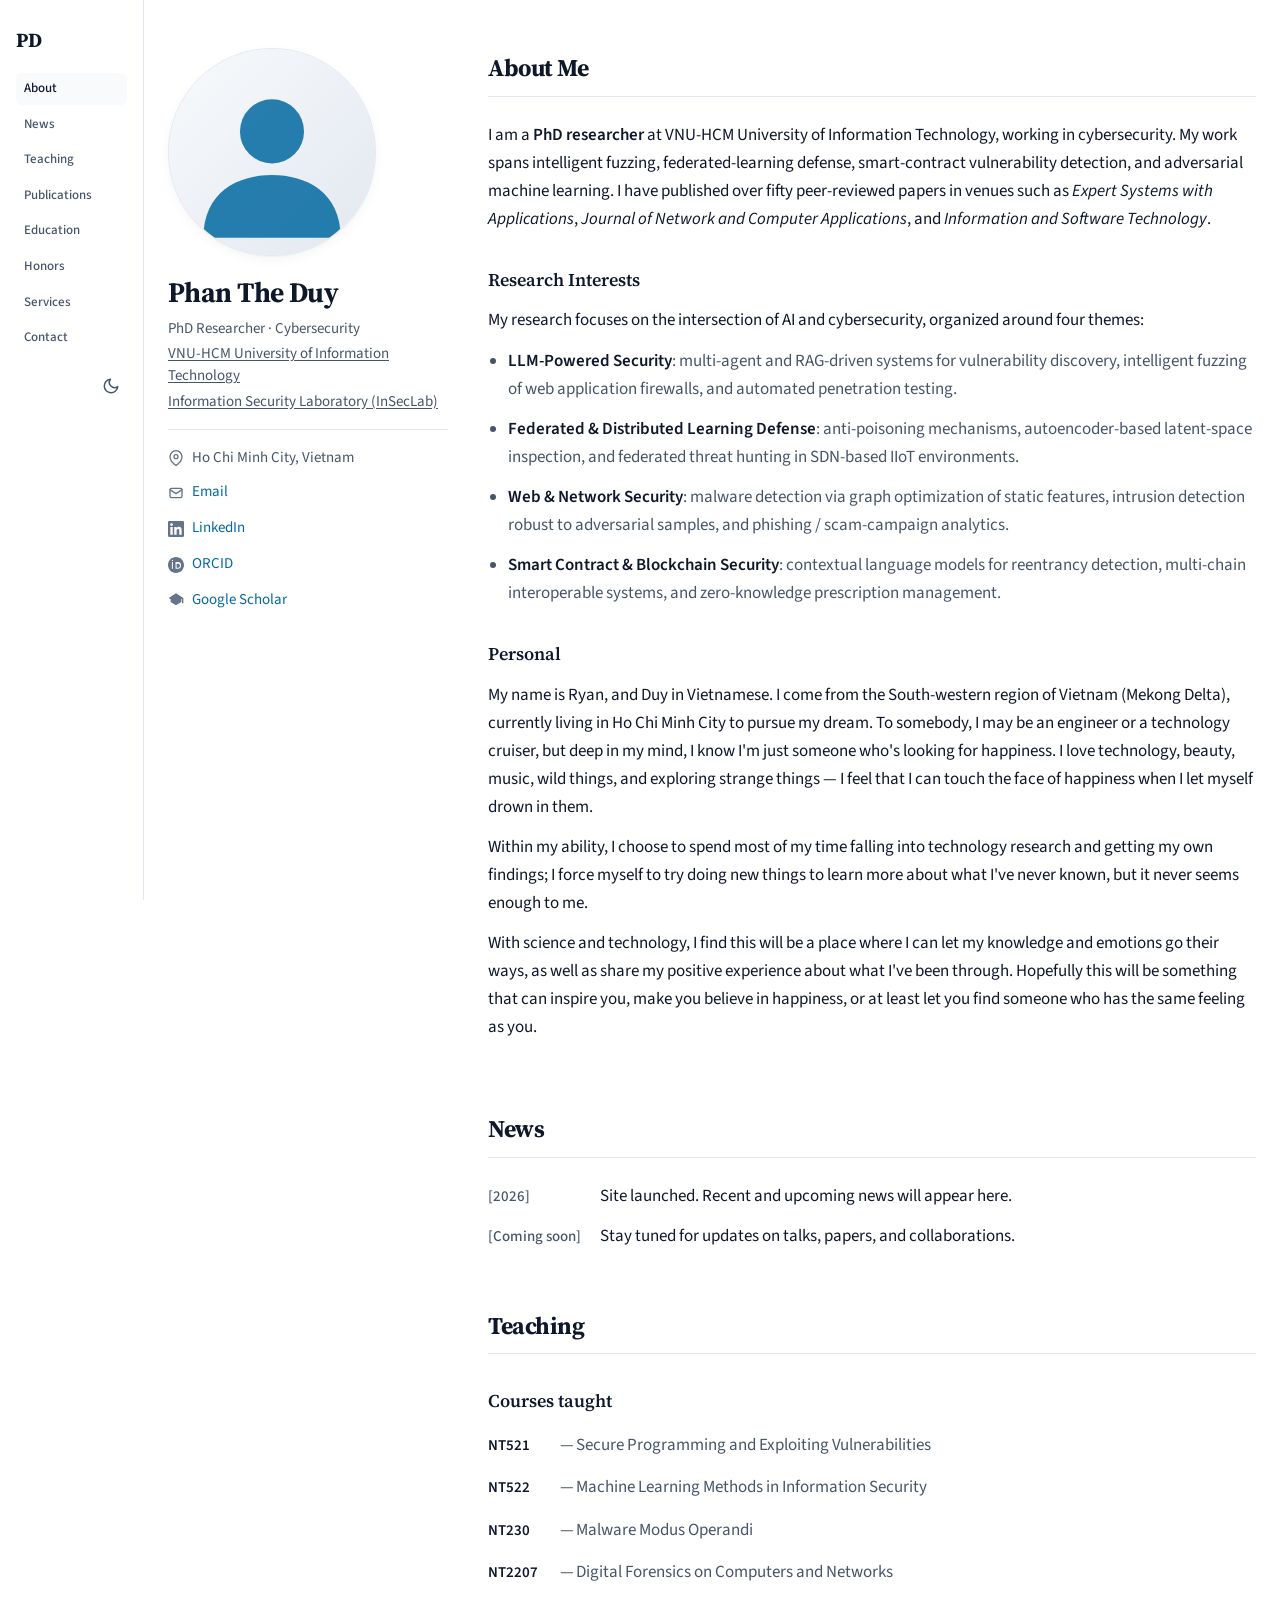
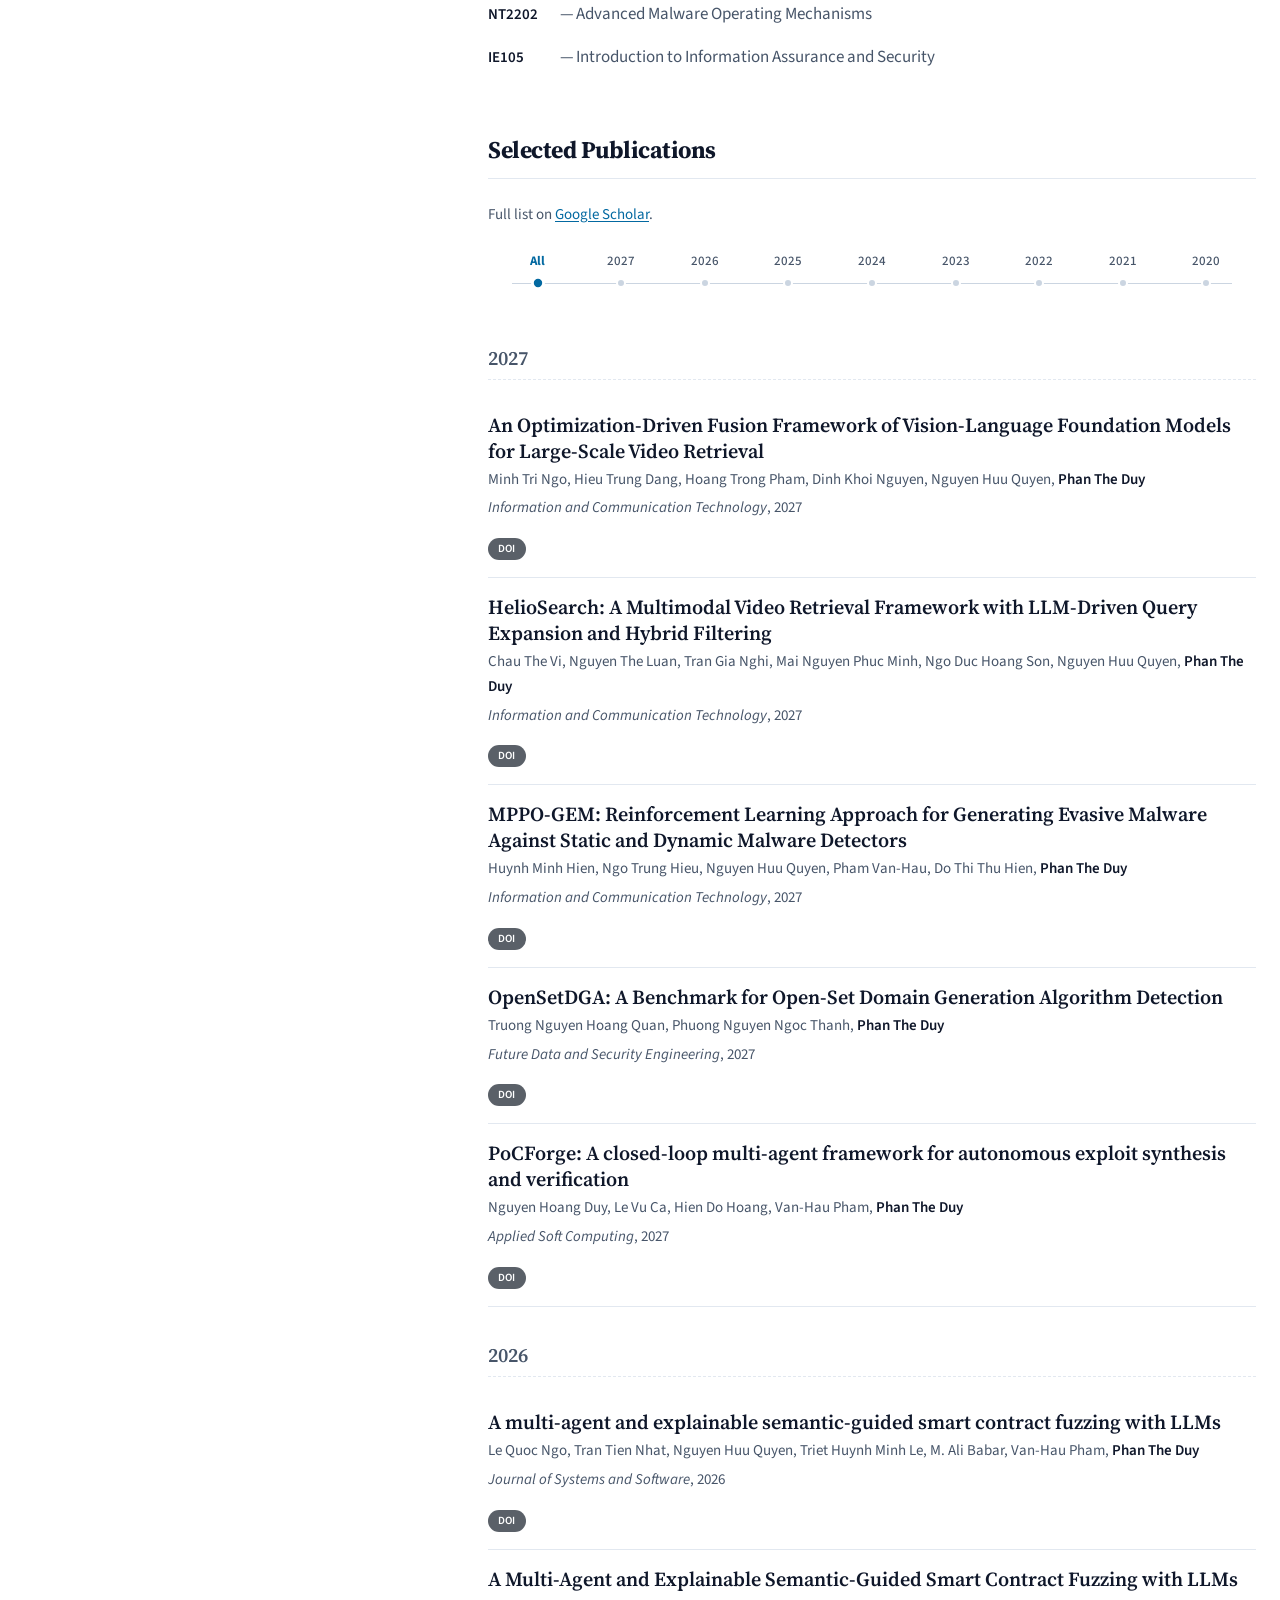
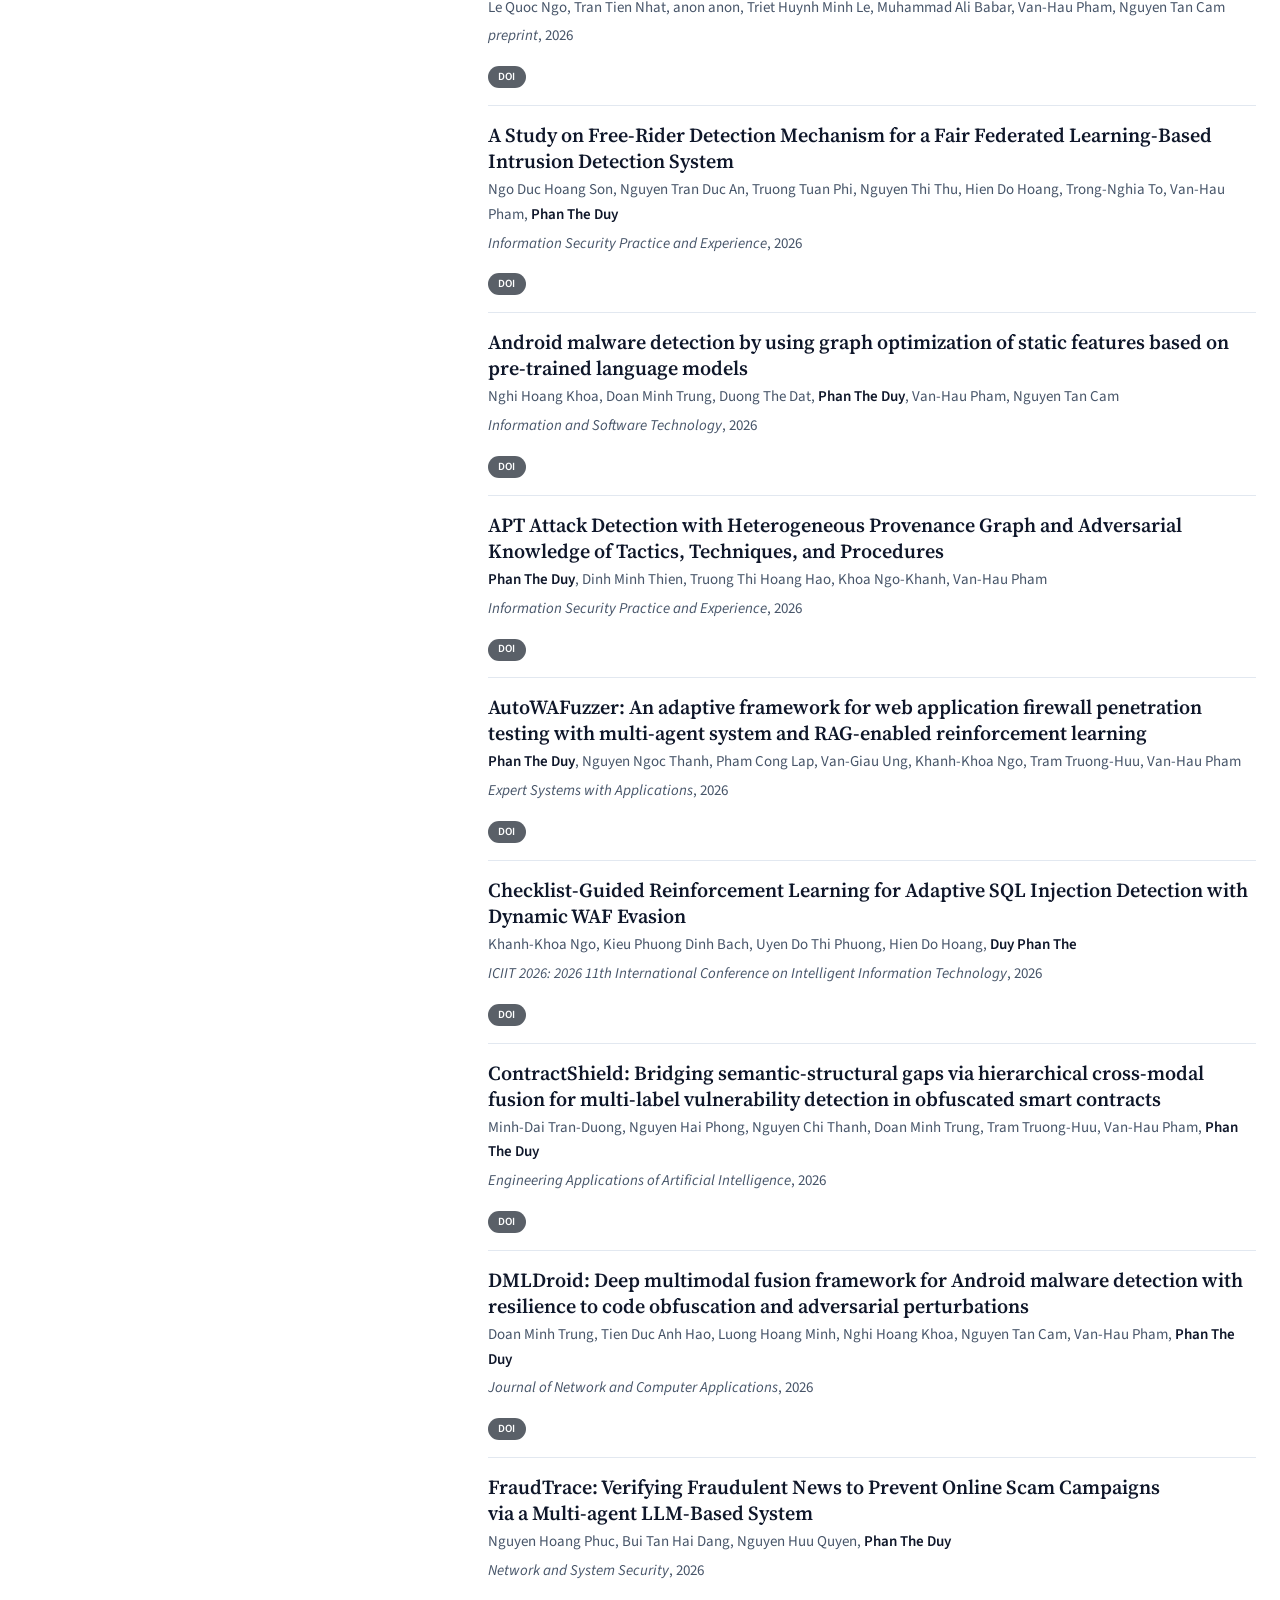
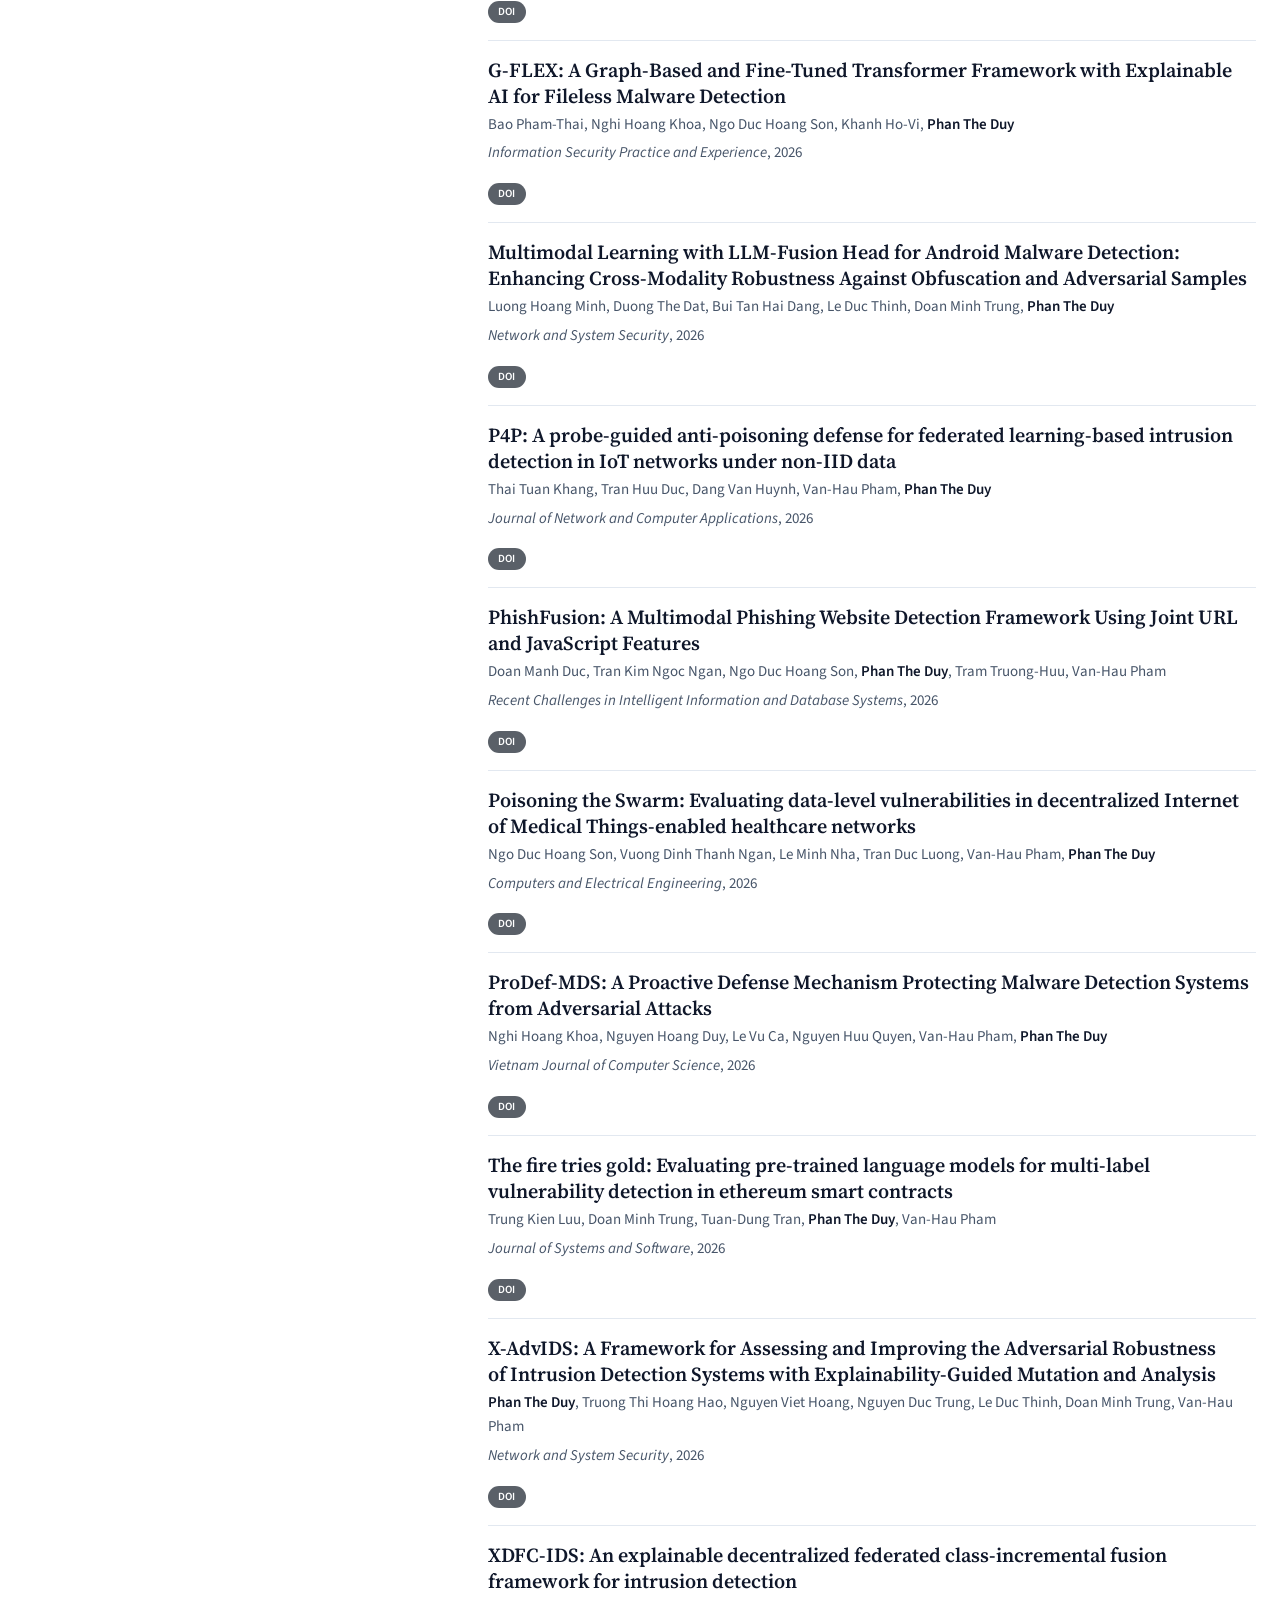
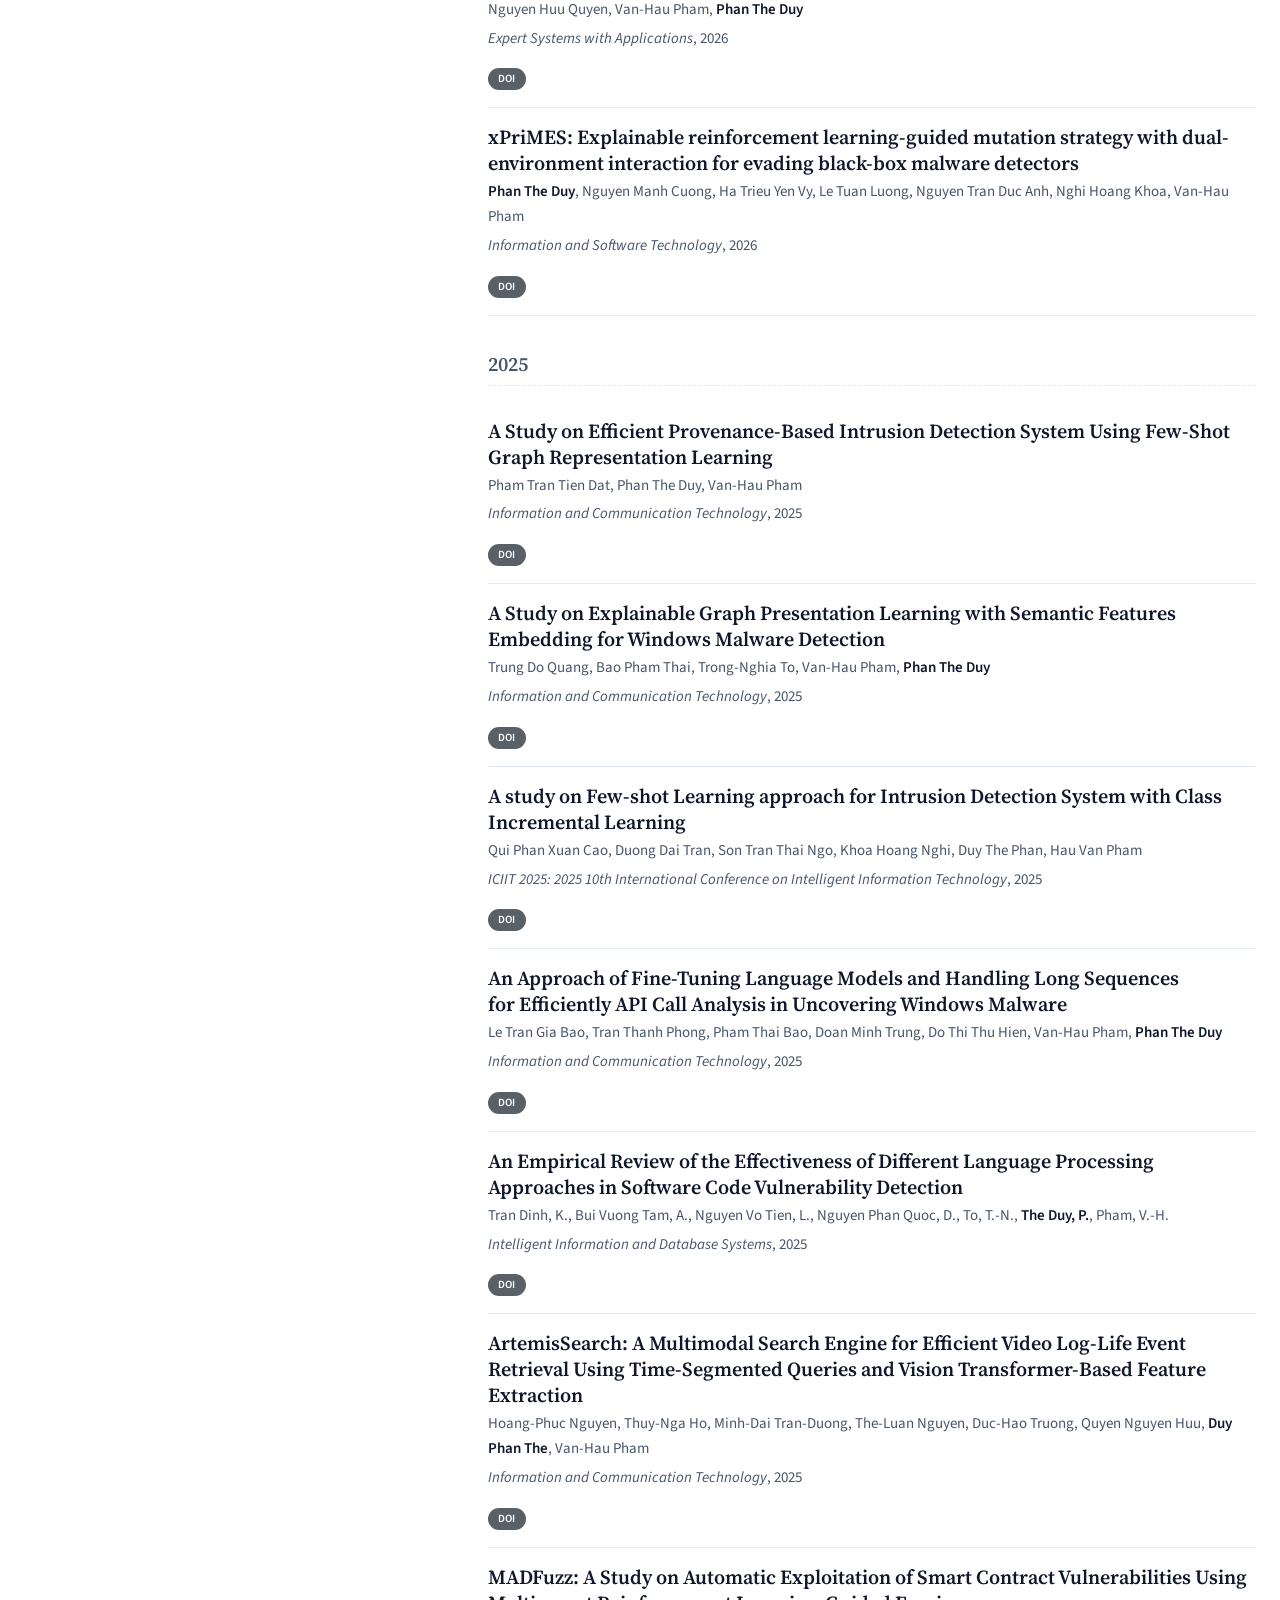
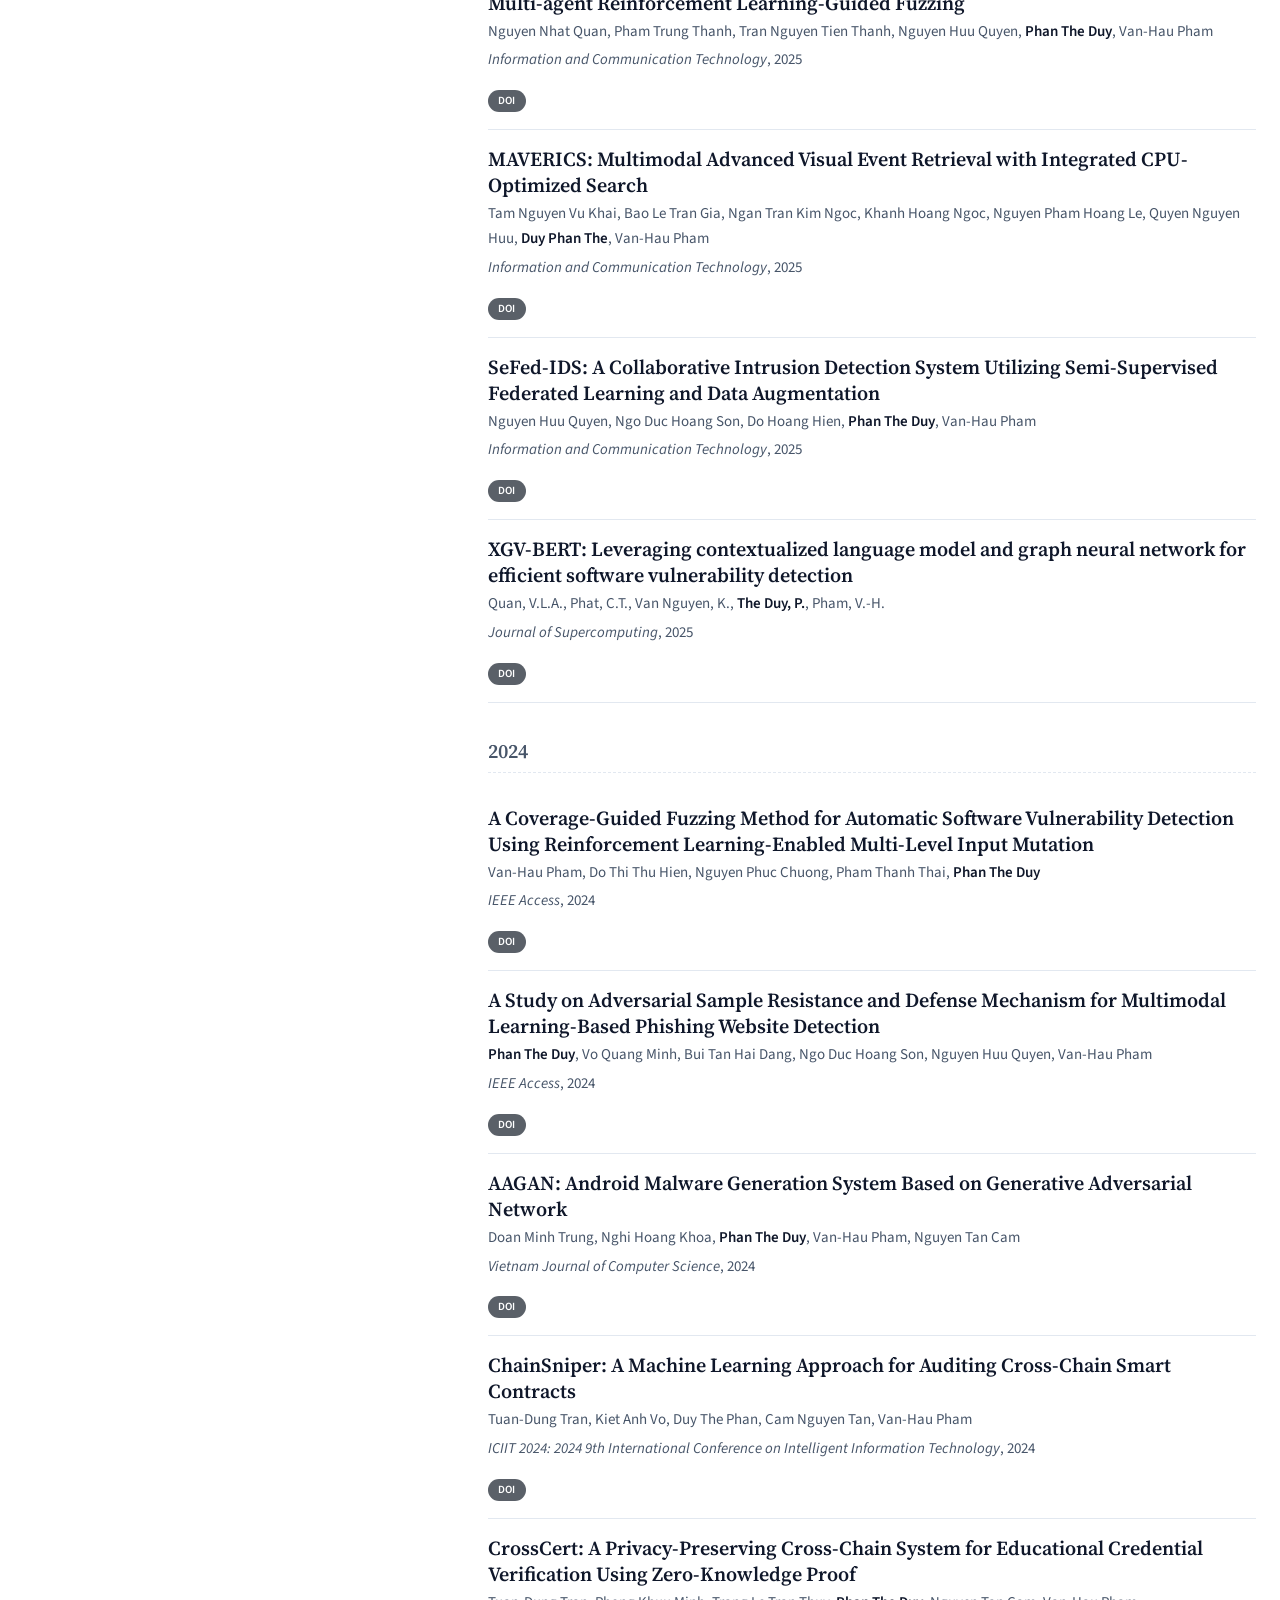
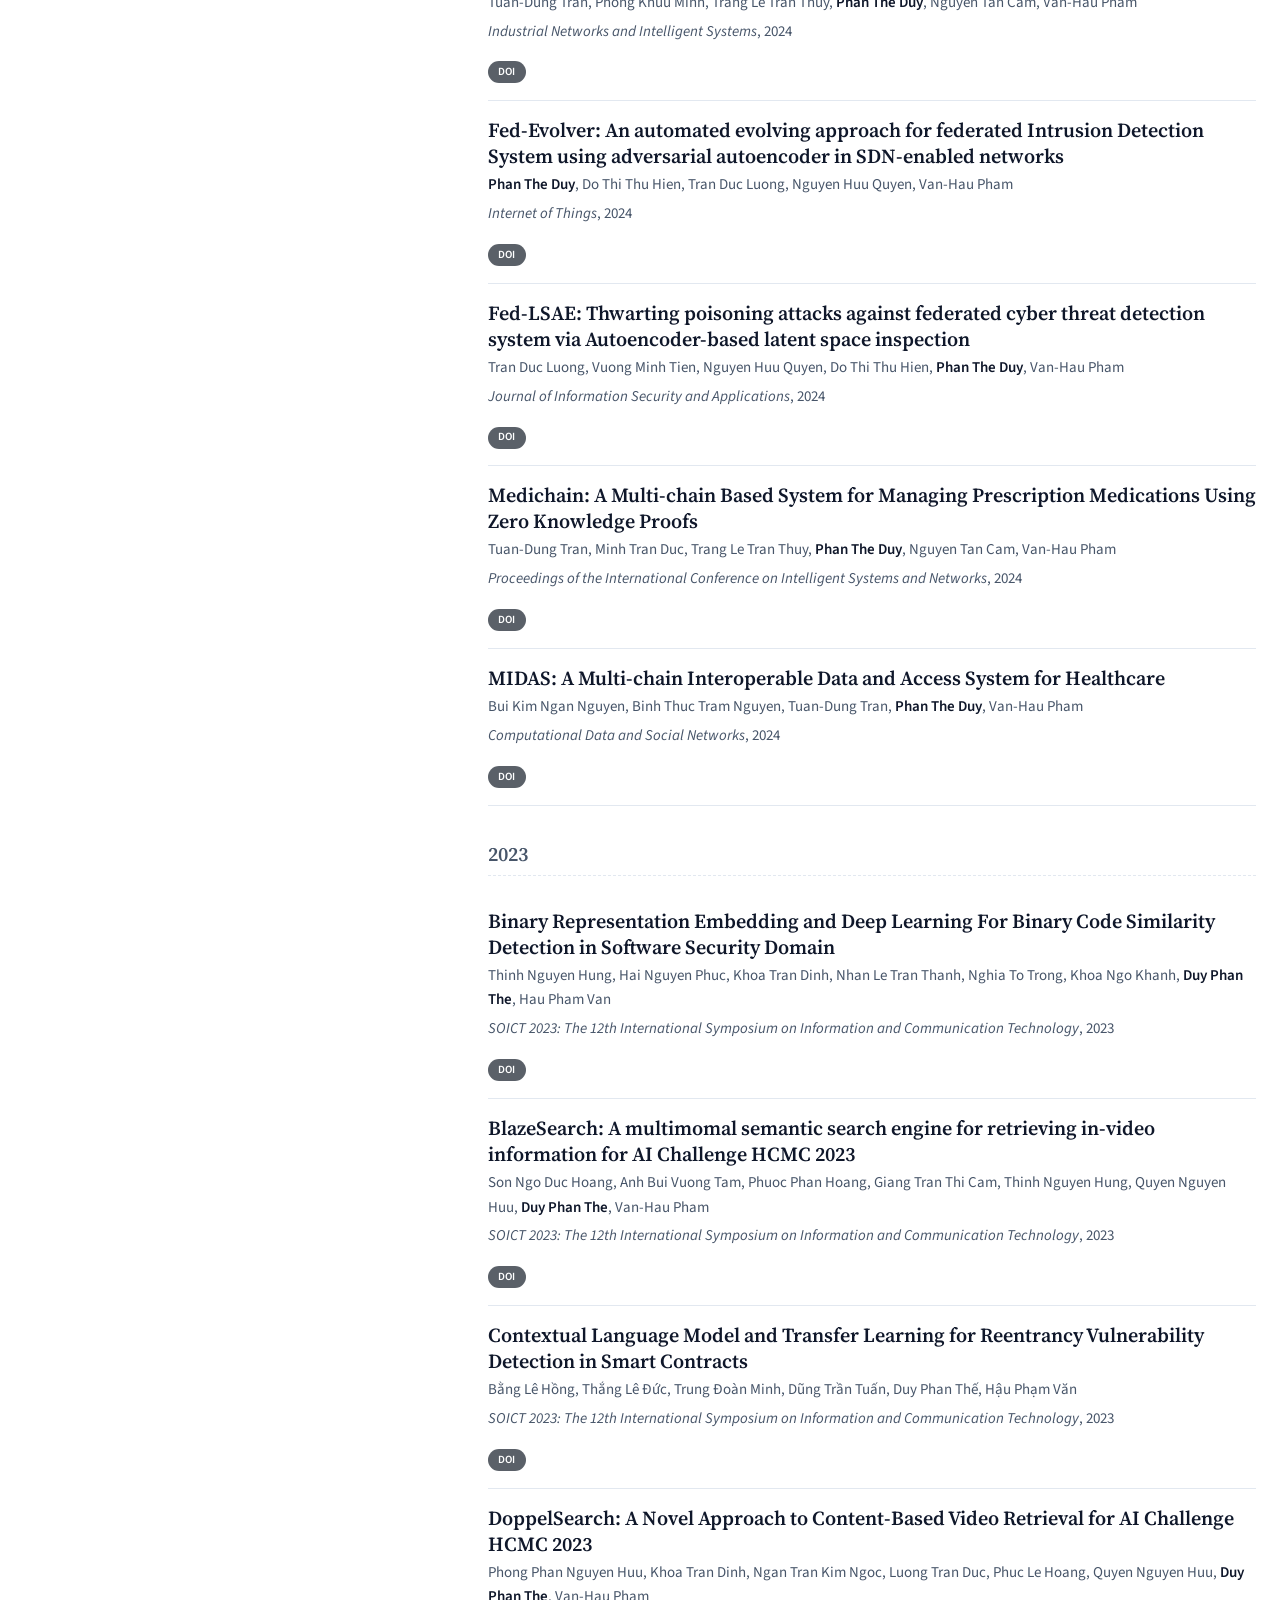
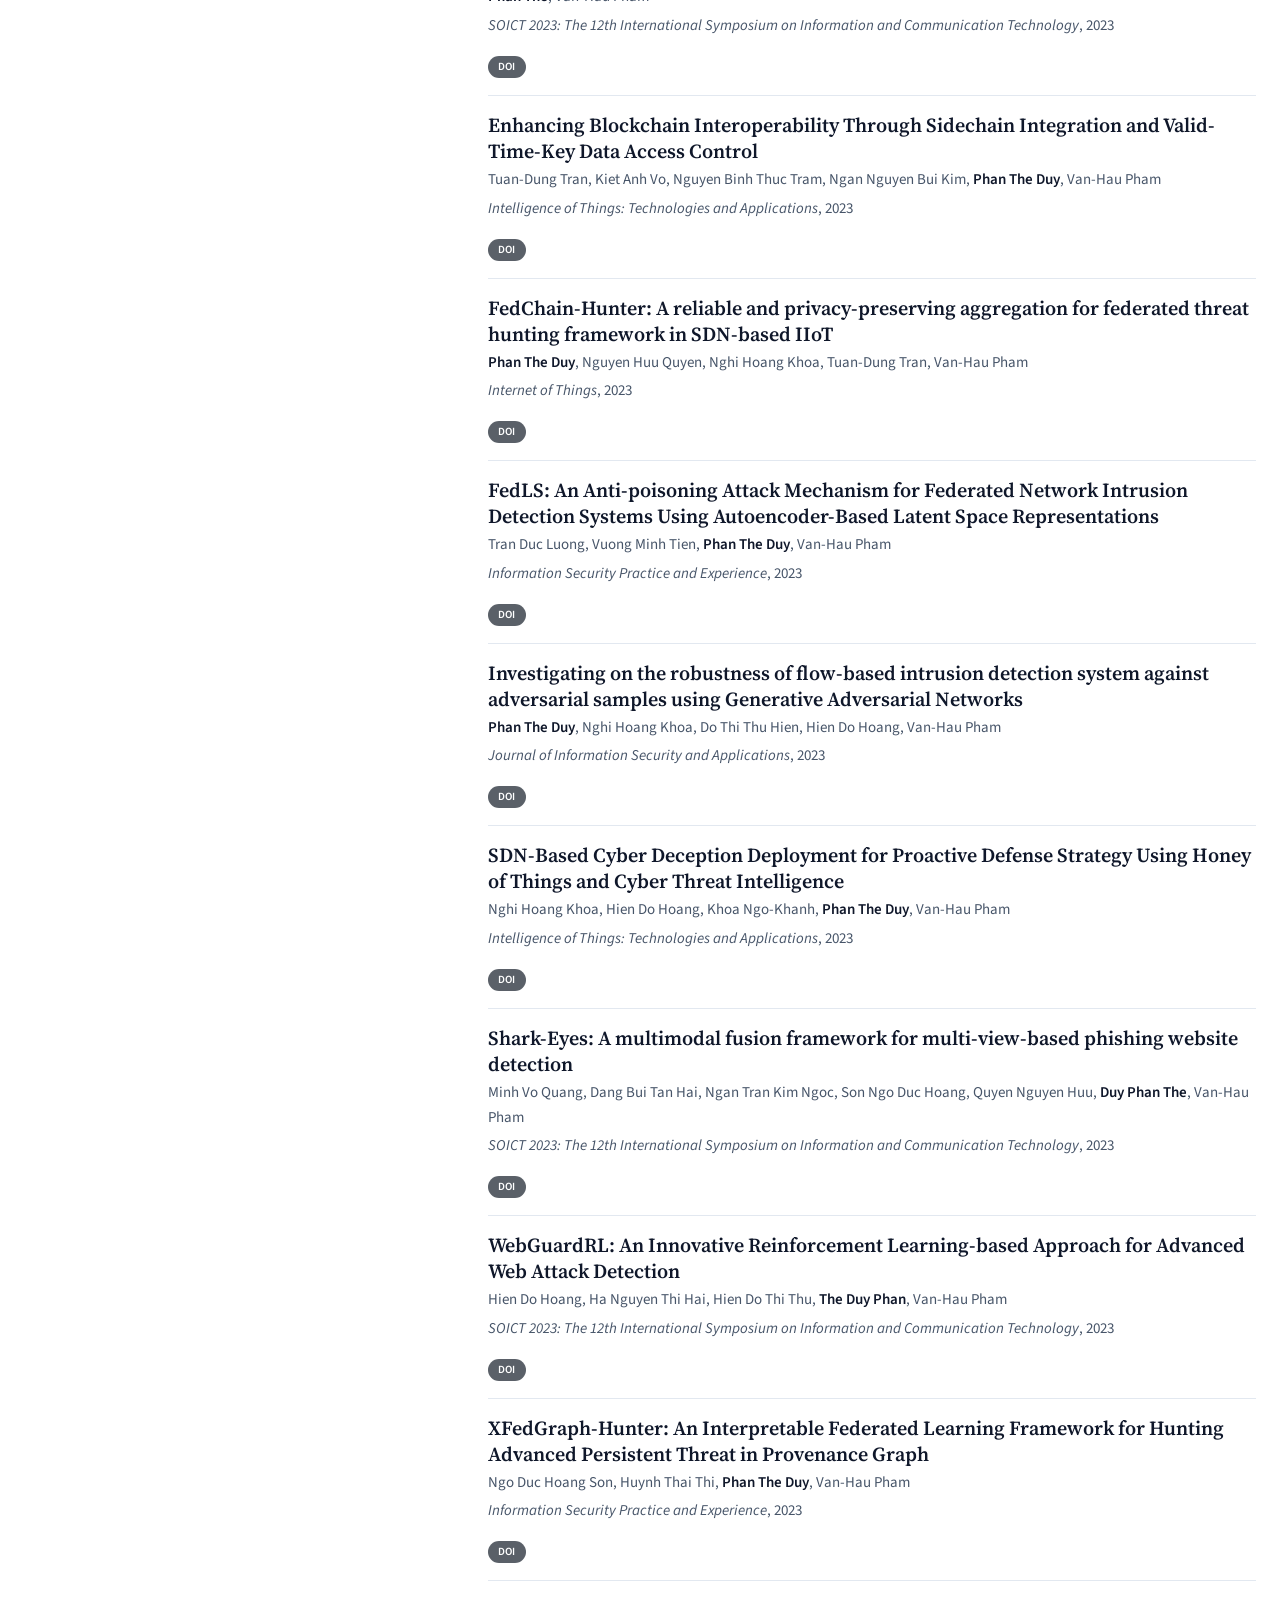
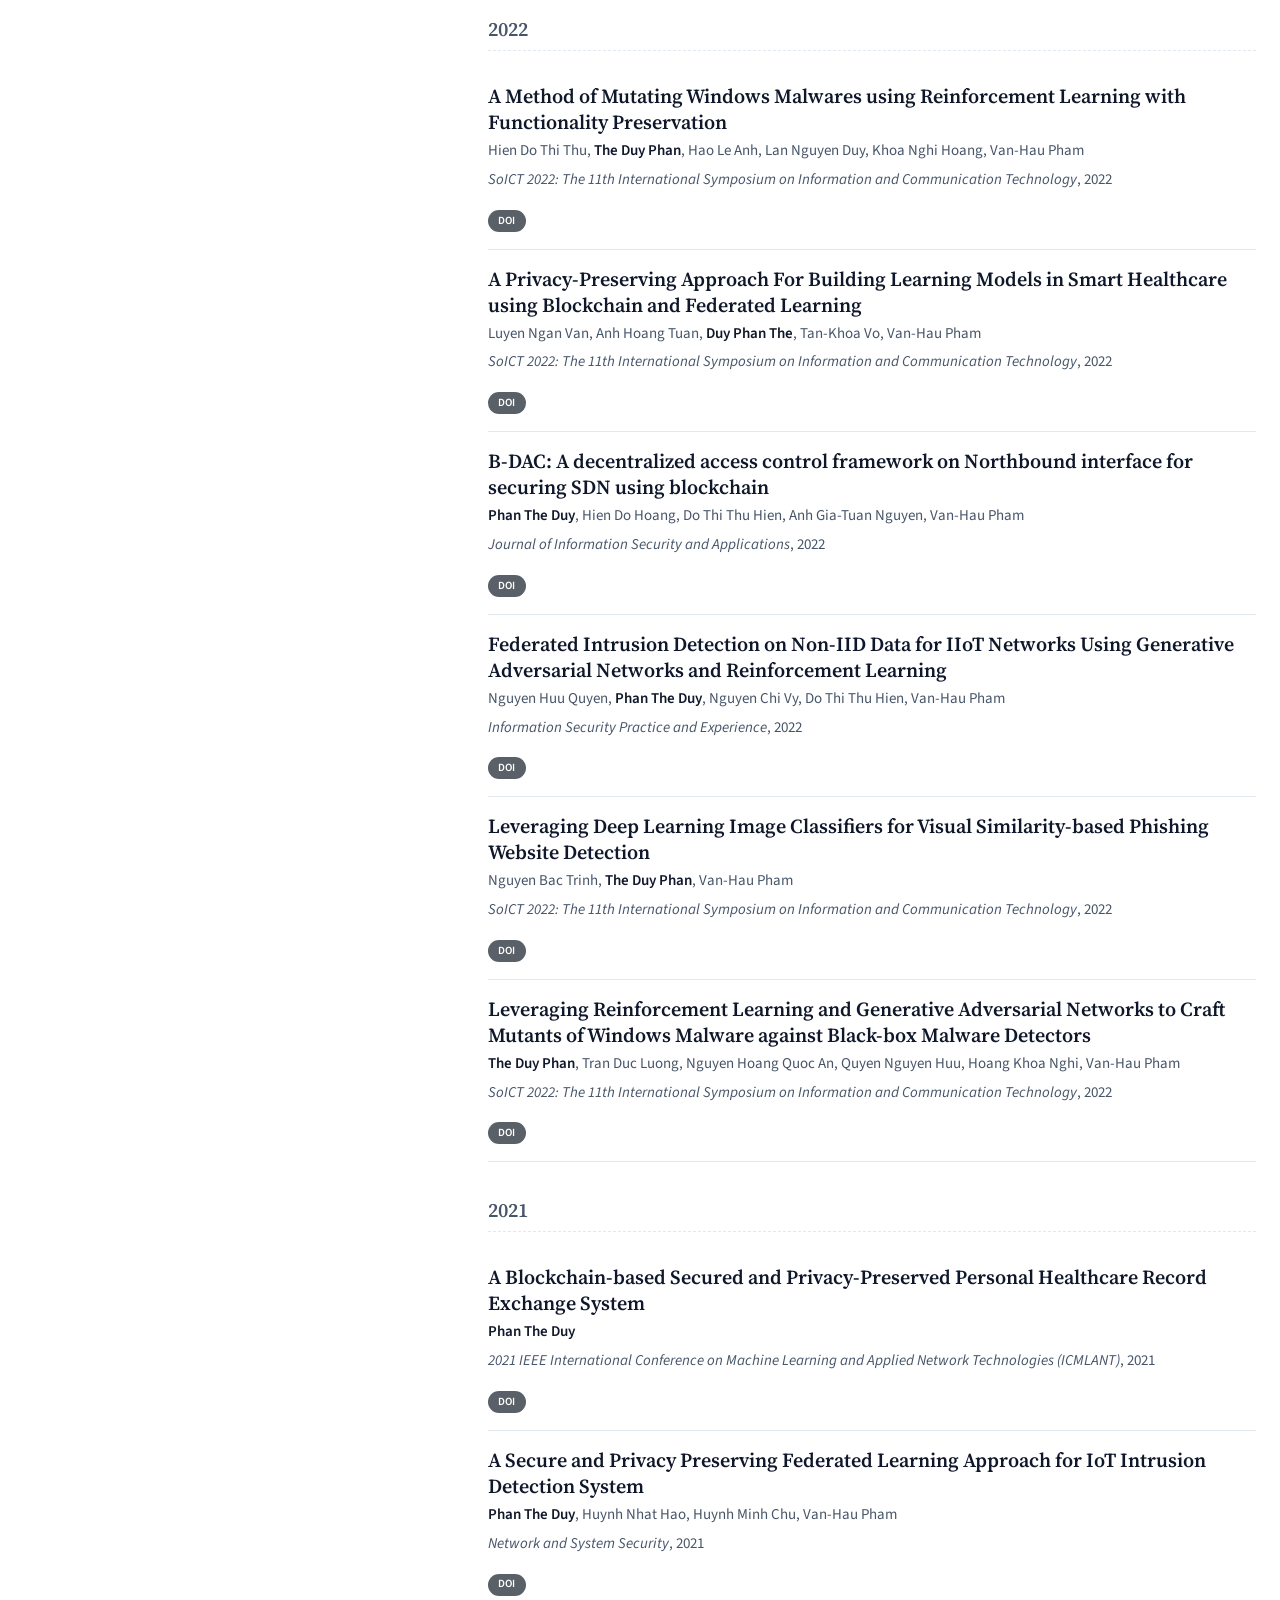
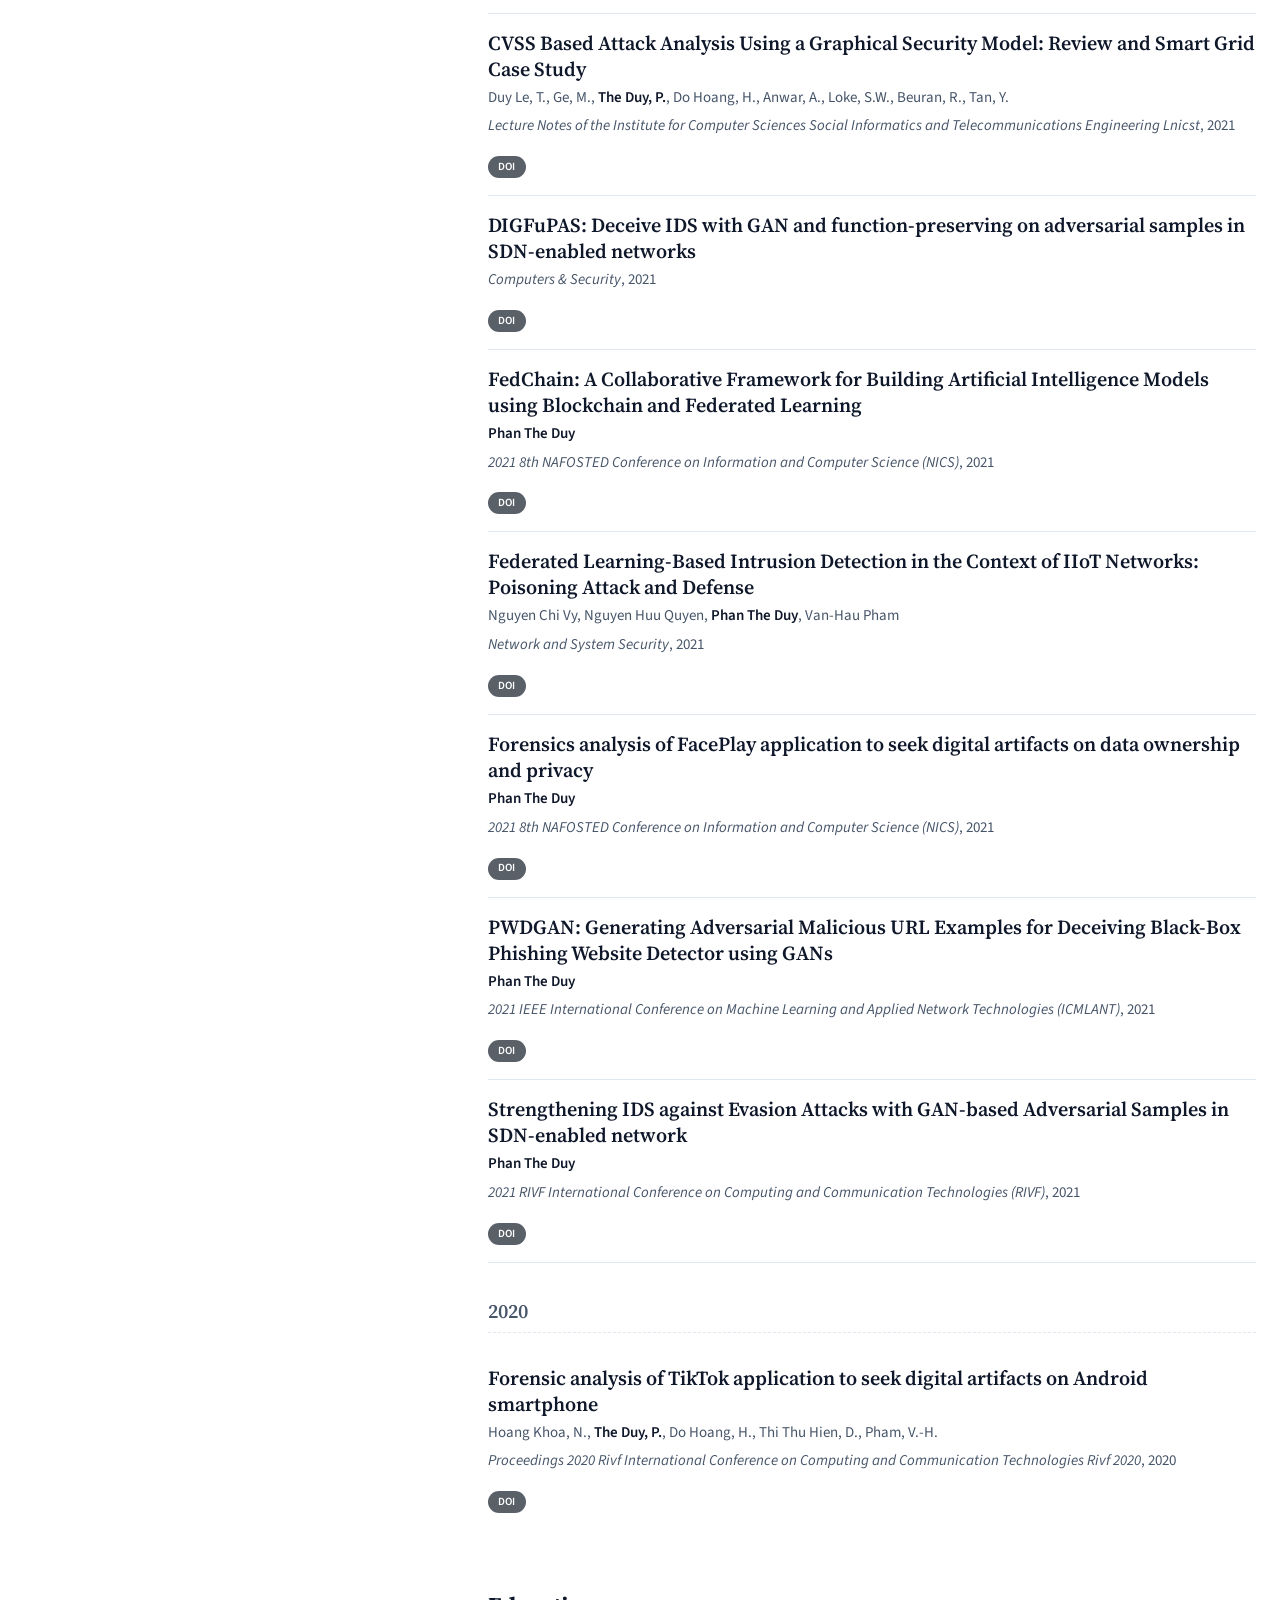
<file: index.html>
<!doctype html>
<html lang="en">
<head>
  <meta charset="utf-8" />
  <meta name="viewport" content="width=device-width, initial-scale=1" />

  <title>Phan The Duy — Cybersecurity Researcher</title>
  <meta name="description" content="Phan The Duy (Ryan) — PhD researcher in cybersecurity at VNU-HCM University of Information Technology. Adversarial ML, federated-learning defense, intelligent fuzzing." />
  <meta name="author" content="Phan The Duy" />

  <link rel="canonical" href="https://lengo0951.github.io/" />

  <!-- Open Graph / social card -->
  <meta property="og:type" content="website" />
  <meta property="og:title" content="Phan The Duy — Cybersecurity Researcher" />
  <meta property="og:description" content="PhD researcher at VNU-HCM University of Information Technology. Adversarial ML, federated-learning defense, intelligent fuzzing." />
  <meta property="og:url" content="https://lengo0951.github.io/" />
  <meta property="og:image" content="https://lengo0951.github.io/assets/img/og-image.png" />
  <meta name="twitter:card" content="summary_large_image" />

  <!-- Favicon -->
  <link rel="icon" href="assets/img/favicon.svg" type="image/svg+xml" />

  <!-- Theme initialization (no-flash): runs before stylesheet paints -->
  <script>
    (function () {
      try {
        var stored = localStorage.getItem('theme');
        var prefers = window.matchMedia('(prefers-color-scheme: dark)').matches ? 'dark' : 'light';
        var theme = stored || prefers;
        document.documentElement.setAttribute('data-theme', theme);
      } catch (e) { /* localStorage blocked — fall through to media query in CSS */ }
    })();
  </script>

  <link rel="preconnect" href="https://fonts.googleapis.com" />
  <link rel="preconnect" href="https://fonts.gstatic.com" crossorigin />
  <link href="https://fonts.googleapis.com/css2?family=Source+Sans+3:wght@400;500;600;700&family=Source+Serif+4:opsz,wght@8..60,500;8..60,600;8..60,700&display=swap" rel="stylesheet" />

  <link rel="stylesheet" href="assets/css/style.css" />
</head>
<body>

  <a class="skip-link" href="#main">Skip to content</a>

  <header class="site-header" role="banner">
    <nav class="nav" aria-label="Primary">
      <a href="#top" class="nav-brand" aria-label="Home">PD</a>

      <div class="nav-links">
        <a href="#about">About</a>
        <a href="#news">News</a>
        <a href="#teaching">Teaching</a>
        <a href="#publications">Publications</a>
        <a href="#experience">Education</a>
        <a href="#honors">Honors</a>
        <a href="#services">Services</a>
        <a href="#contact">Contact</a>
      </div>

      <button id="theme-toggle" class="theme-toggle" type="button" aria-label="Toggle dark mode" aria-pressed="false">
        <svg class="icon-sun" width="18" height="18" viewBox="0 0 24 24" fill="none" stroke="currentColor" stroke-width="2" stroke-linecap="round" stroke-linejoin="round" aria-hidden="true">
          <circle cx="12" cy="12" r="4"/>
          <path d="M12 2v2M12 20v2M4.93 4.93l1.41 1.41M17.66 17.66l1.41 1.41M2 12h2M20 12h2M4.93 19.07l1.41-1.41M17.66 6.34l1.41-1.41"/>
        </svg>
        <svg class="icon-moon" width="18" height="18" viewBox="0 0 24 24" fill="none" stroke="currentColor" stroke-width="2" stroke-linecap="round" stroke-linejoin="round" aria-hidden="true">
          <path d="M21 12.79A9 9 0 1 1 11.21 3 7 7 0 0 0 21 12.79z"/>
        </svg>
      </button>
    </nav>
  </header>

  <main id="main" tabindex="-1">

    <!-- ============================ TWO-COLUMN SHELL ============================ -->
    <div id="top" class="shell">

      <!-- ============================ DESKTOP NAVIGATION ============================ -->
      <nav class="site-nav" aria-label="Primary">
        <a class="site-nav-brand" href="#top" aria-label="Home">PD</a>
        <div class="site-nav-links">
          <a href="#about">About</a>
          <a href="#news">News</a>
          <a href="#teaching">Teaching</a>
          <a href="#publications">Publications</a>
          <a href="#experience">Education</a>
          <a href="#honors">Honors</a>
          <a href="#services">Services</a>
          <a href="#contact">Contact</a>
        </div>
        <button class="theme-toggle theme-toggle--sidebar" type="button" aria-label="Toggle dark mode" aria-pressed="false">
          <svg class="icon-sun" width="18" height="18" viewBox="0 0 24 24" fill="none" stroke="currentColor" stroke-width="2" stroke-linecap="round" stroke-linejoin="round" aria-hidden="true"><circle cx="12" cy="12" r="4"/><path d="M12 2v2M12 20v2M4.93 4.93l1.41 1.41M17.66 17.66l1.41 1.41M2 12h2M20 12h2M4.93 19.07l1.41-1.41M17.66 6.34l1.41-1.41"/></svg>
          <svg class="icon-moon" width="18" height="18" viewBox="0 0 24 24" fill="none" stroke="currentColor" stroke-width="2" stroke-linecap="round" stroke-linejoin="round" aria-hidden="true"><path d="M21 12.79A9 9 0 1 1 11.21 3 7 7 0 0 0 21 12.79z"/></svg>
        </button>
      </nav>

      <!-- ============================ SIDEBAR ============================ -->
      <aside class="sidebar" aria-label="Profile">
        <img class="sidebar-photo"
             src="assets/img/avatar.svg"
             alt="Portrait of Phan The Duy"
             width="208" height="208" />
        <h2 class="sidebar-name">Phan The Duy</h2>
        <p class="sidebar-affiliation">PhD Researcher · Cybersecurity</p>
        <p class="sidebar-affiliation">
          <a href="https://www.uit.edu.vn" target="_blank" rel="noopener">VNU-HCM University of Information Technology</a>
        </p>
        <p class="sidebar-affiliation">
          <a href="https://inseclab.uit.edu.vn/" target="_blank" rel="noopener">Information Security Laboratory (InSecLab)</a>
        </p>

        <ul class="sidebar-contact" aria-label="Contact and profiles">
          <li>
            <svg viewBox="0 0 24 24" width="16" height="16" fill="none" stroke="currentColor" stroke-width="2" stroke-linecap="round" stroke-linejoin="round" aria-hidden="true"><path d="M21 10c0 7-9 13-9 13s-9-6-9-13a9 9 0 1 1 18 0z"/><circle cx="12" cy="10" r="3"/></svg>
            <span>Ho Chi Minh City, Vietnam</span>
          </li>
          <li>
            <svg viewBox="0 0 24 24" width="16" height="16" fill="none" stroke="currentColor" stroke-width="2" stroke-linecap="round" stroke-linejoin="round" aria-hidden="true"><rect x="3" y="5" width="18" height="14" rx="2"/><path d="m3 7 9 6 9-6"/></svg>
            <a href="mailto:phantheduy.ptd@gmail.com">Email</a>
          </li>
          <li>
            <svg viewBox="0 0 24 24" width="16" height="16" fill="currentColor" aria-hidden="true"><path d="M20.45 20.45h-3.55v-5.57c0-1.33-.02-3.04-1.85-3.04-1.85 0-2.13 1.45-2.13 2.94v5.67H9.37V9h3.41v1.56h.05c.47-.9 1.64-1.85 3.37-1.85 3.6 0 4.26 2.37 4.26 5.45v6.29zM5.34 7.43a2.06 2.06 0 1 1 0-4.12 2.06 2.06 0 0 1 0 4.12zM7.12 20.45H3.56V9h3.56zM22.22 0H1.77C.79 0 0 .77 0 1.72v20.56C0 23.23.79 24 1.77 24h20.45C23.21 24 24 23.23 24 22.28V1.72C24 .77 23.21 0 22.22 0z"/></svg>
            <a href="https://www.linkedin.com/in/phantheduy/" target="_blank" rel="noopener">LinkedIn</a>
          </li>
          <li>
            <svg viewBox="0 0 24 24" width="16" height="16" fill="currentColor" aria-hidden="true"><path d="M12 0C5.37 0 0 5.37 0 12s5.37 12 12 12 12-5.37 12-12S18.63 0 12 0zM7.37 17.49H5.83V7.37h1.54zm-.77-11.4a.94.94 0 1 1 0-1.88.94.94 0 0 1 0 1.88zm12.92 7.04c0 2.4-1.76 4.36-4.46 4.36h-3.74V7.37h3.74c2.7 0 4.46 1.96 4.46 4.32zm-1.56 0c0-1.56-1-2.86-2.9-2.86h-2.18v5.76h2.18c1.9 0 2.9-1.34 2.9-2.9z"/></svg>
            <a href="https://orcid.org/0000-0002-5945-3712" target="_blank" rel="noopener">ORCID</a>
          </li>
          <li>
            <svg viewBox="0 0 24 24" width="16" height="16" fill="currentColor" aria-hidden="true"><path d="M12 2 1 9l11 7 9-5.73V17h2V9zm0 13.5L4 11v3.94L12 20l8-5.06V11z"/></svg>
            <a href="https://scholar.google.com/citations?user=HFzbk7AAAAAJ&hl=en" target="_blank" rel="noopener">Google Scholar</a>
          </li>
        </ul>
      </aside>

      <!-- ============================ MAIN COLUMN ============================ -->
      <div class="main-col">

    <!-- ============================ ABOUT ============================ -->
    <section id="about" aria-labelledby="about-heading">
      <h2 id="about-heading" class="section-heading">About Me</h2>

      <p>
        I am a <strong>PhD researcher</strong> at VNU-HCM University of
        Information Technology, working in cybersecurity. My work spans
        intelligent fuzzing, federated-learning defense, smart-contract
        vulnerability detection, and adversarial machine learning. I have
        published over fifty peer-reviewed papers in venues such as
        <em>Expert Systems with Applications</em>,
        <em>Journal of Network and Computer Applications</em>, and
        <em>Information and Software Technology</em>.
      </p>

      <h3 class="section-subheading">Research Interests</h3>
      <p>My research focuses on the intersection of AI and cybersecurity, organized around four themes:</p>
      <ul class="research-list">
        <li>
          <strong>LLM-Powered Security</strong>: multi-agent and RAG-driven
          systems for vulnerability discovery, intelligent fuzzing of web
          application firewalls, and automated penetration testing.
        </li>
        <li>
          <strong>Federated &amp; Distributed Learning Defense</strong>:
          anti-poisoning mechanisms, autoencoder-based latent-space inspection,
          and federated threat hunting in SDN-based IIoT environments.
        </li>
        <li>
          <strong>Web &amp; Network Security</strong>: malware detection via
          graph optimization of static features, intrusion detection robust to
          adversarial samples, and phishing / scam-campaign analytics.
        </li>
        <li>
          <strong>Smart Contract &amp; Blockchain Security</strong>: contextual
          language models for reentrancy detection, multi-chain interoperable
          systems, and zero-knowledge prescription management.
        </li>
      </ul>

      <h3 class="section-subheading">Personal</h3>
      <p>
        My name is Ryan, and Duy in Vietnamese. I come from the South-western
        region of Vietnam (Mekong Delta), currently living in Ho Chi Minh City
        to pursue my dream. To somebody, I may be an engineer or a technology
        cruiser, but deep in my mind, I know I'm just someone who's looking for
        happiness. I love technology, beauty, music, wild things, and
        exploring strange things — I feel that I can touch the face of
        happiness when I let myself drown in them.
      </p>
      <p>
        Within my ability, I choose to spend most of my time falling into
        technology research and getting my own findings; I force myself to try
        doing new things to learn more about what I've never known, but it
        never seems enough to me.
      </p>
      <p>
        With science and technology, I find this will be a place where I can
        let my knowledge and emotions go their ways, as well as share my
        positive experience about what I've been through. Hopefully this will
        be something that can inspire you, make you believe in happiness, or
        at least let you find someone who has the same feeling as you.
      </p>
    </section>

    <!-- ============================ NEWS ============================ -->
    <section id="news" aria-labelledby="news-heading">
      <h2 id="news-heading" class="section-heading">News</h2>
      <ul class="news-list">
        <li><span class="news-date">[2026]</span><span>Site launched. Recent and upcoming news will appear here.</span></li>
        <li><span class="news-date">[Coming soon]</span><span>Stay tuned for updates on talks, papers, and collaborations.</span></li>
      </ul>
    </section>

    <!-- ============================ TEACHING ============================ -->
    <section id="teaching" aria-labelledby="teaching-heading">
      <h2 id="teaching-heading" class="section-heading">Teaching</h2>
      <h3 class="section-subheading">Courses taught</h3>
      <ul class="teaching-list">
        <li><a href="NT521/"><strong>NT521</strong><span aria-hidden="true">—</span><span>Secure Programming and Exploiting Vulnerabilities</span></a></li>
        <li><a href="NT522/"><strong>NT522</strong><span aria-hidden="true">—</span><span>Machine Learning Methods in Information Security</span></a></li>
        <li><a href="NT230/"><strong>NT230</strong><span aria-hidden="true">—</span><span>Malware Modus Operandi</span></a></li>
        <li><a href="NT2207/"><strong>NT2207</strong><span aria-hidden="true">—</span><span>Digital Forensics on Computers and Networks</span></a></li>
        <li><a href="NT2202/"><strong>NT2202</strong><span aria-hidden="true">—</span><span>Advanced Malware Operating Mechanisms</span></a></li>
        <li><a href="IE105/"><strong>IE105</strong><span aria-hidden="true">—</span><span>Introduction to Information Assurance and Security</span></a></li>
      </ul>
    </section>

    <!-- ========================= PUBLICATIONS =========================
         ✏️ EDIT: copy a <article class="pub" data-year="YYYY"> block to add
         a new paper. Available badge classes: badge-arxiv, badge-pdf,
         badge-code, badge-project, badge-bibtex, badge-hf, badge-slides,
         badge-video. Add data-year="YYYY" so the year filter works.
    ================================================================= -->
    <section id="publications" aria-labelledby="pub-heading">
      <h2 id="pub-heading" class="section-heading">Selected Publications</h2>
      <p class="meta">Full list on <a href="https://scholar.google.com/citations?user=HFzbk7AAAAAJ&hl=en" target="_blank" rel="noopener">Google Scholar</a>.</p>

      <!-- Publications below auto-managed by scripts/hydrate-from-orcid.mjs. Do not edit between the markers; run the script locally or trigger the GitHub Actions workflow to regenerate. -->
      <!-- ORCID:PUBS:START -->

      <div class="pub-filter" role="group" aria-label="Filter publications by year">
        <button class="pub-filter-btn is-active" type="button" data-year="all" aria-pressed="true">All</button>
        <button class="pub-filter-btn" type="button" data-year="2027" aria-pressed="false">2027</button>
        <button class="pub-filter-btn" type="button" data-year="2026" aria-pressed="false">2026</button>
        <button class="pub-filter-btn" type="button" data-year="2025" aria-pressed="false">2025</button>
        <button class="pub-filter-btn" type="button" data-year="2024" aria-pressed="false">2024</button>
        <button class="pub-filter-btn" type="button" data-year="2023" aria-pressed="false">2023</button>
        <button class="pub-filter-btn" type="button" data-year="2022" aria-pressed="false">2022</button>
        <button class="pub-filter-btn" type="button" data-year="2021" aria-pressed="false">2021</button>
        <button class="pub-filter-btn" type="button" data-year="2020" aria-pressed="false">2020</button>
      </div>

      <h3 class="pub-year" data-year="2027">2027</h3>

      <article class="pub" data-year="2027">
        <div class="pub-body">
          <h4 class="pub-title"><a href="https://doi.org/10.1007/978-981-92-2597-2_6" target="_blank" rel="noopener">An Optimization-Driven Fusion Framework of Vision-Language Foundation Models for Large-Scale Video Retrieval</a></h4>
          <p class="pub-authors">Minh Tri Ngo, Hieu Trung Dang, Hoang Trong Pham, Dinh Khoi Nguyen, Nguyen Huu Quyen, <strong>Phan The Duy</strong></p>
          <p class="pub-venue"><em>Information and Communication Technology</em>, 2027</p>
          <ul class="badge-row" aria-label="Paper links">
            <li><a class="badge badge-pdf" href="https://doi.org/10.1007/978-981-92-2597-2_6" target="_blank" rel="noopener">DOI</a></li>
          </ul>
        </div>
      </article>

      <article class="pub" data-year="2027">
        <div class="pub-body">
          <h4 class="pub-title"><a href="https://doi.org/10.1007/978-981-92-2584-2_11" target="_blank" rel="noopener">HelioSearch: A Multimodal Video Retrieval Framework with LLM-Driven Query Expansion and Hybrid Filtering</a></h4>
          <p class="pub-authors">Chau The Vi, Nguyen The Luan, Tran Gia Nghi, Mai Nguyen Phuc Minh, Ngo Duc Hoang Son, Nguyen Huu Quyen, <strong>Phan The Duy</strong></p>
          <p class="pub-venue"><em>Information and Communication Technology</em>, 2027</p>
          <ul class="badge-row" aria-label="Paper links">
            <li><a class="badge badge-pdf" href="https://doi.org/10.1007/978-981-92-2584-2_11" target="_blank" rel="noopener">DOI</a></li>
          </ul>
        </div>
      </article>

      <article class="pub" data-year="2027">
        <div class="pub-body">
          <h4 class="pub-title"><a href="https://doi.org/10.1007/978-981-92-2597-2_19" target="_blank" rel="noopener">MPPO-GEM: Reinforcement Learning Approach for Generating Evasive Malware Against Static and Dynamic Malware Detectors</a></h4>
          <p class="pub-authors">Huynh Minh Hien, Ngo Trung Hieu, Nguyen Huu Quyen, Pham Van-Hau, Do Thi Thu Hien, <strong>Phan The Duy</strong></p>
          <p class="pub-venue"><em>Information and Communication Technology</em>, 2027</p>
          <ul class="badge-row" aria-label="Paper links">
            <li><a class="badge badge-pdf" href="https://doi.org/10.1007/978-981-92-2597-2_19" target="_blank" rel="noopener">DOI</a></li>
          </ul>
        </div>
      </article>

      <article class="pub" data-year="2027">
        <div class="pub-body">
          <h4 class="pub-title"><a href="https://doi.org/10.1007/978-981-92-8104-6_19" target="_blank" rel="noopener">OpenSetDGA: A Benchmark for Open-Set Domain Generation Algorithm Detection</a></h4>
          <p class="pub-authors">Truong Nguyen Hoang Quan, Phuong Nguyen Ngoc Thanh, <strong>Phan The Duy</strong></p>
          <p class="pub-venue"><em>Future Data and Security Engineering</em>, 2027</p>
          <ul class="badge-row" aria-label="Paper links">
            <li><a class="badge badge-pdf" href="https://doi.org/10.1007/978-981-92-8104-6_19" target="_blank" rel="noopener">DOI</a></li>
          </ul>
        </div>
      </article>

      <article class="pub" data-year="2027">
        <div class="pub-body">
          <h4 class="pub-title"><a href="https://doi.org/10.1016/j.asoc.2026.116684" target="_blank" rel="noopener">PoCForge: A closed-loop multi-agent framework for autonomous exploit synthesis and verification</a></h4>
          <p class="pub-authors">Nguyen Hoang Duy, Le Vu Ca, Hien Do Hoang, Van-Hau Pham, <strong>Phan The Duy</strong></p>
          <p class="pub-venue"><em>Applied Soft Computing</em>, 2027</p>
          <ul class="badge-row" aria-label="Paper links">
            <li><a class="badge badge-pdf" href="https://doi.org/10.1016/j.asoc.2026.116684" target="_blank" rel="noopener">DOI</a></li>
          </ul>
        </div>
      </article>

      <h3 class="pub-year" data-year="2026">2026</h3>

      <article class="pub" data-year="2026">
        <div class="pub-body">
          <h4 class="pub-title"><a href="https://doi.org/10.1016/j.jss.2026.113192" target="_blank" rel="noopener">A multi-agent and explainable semantic-guided smart contract fuzzing with LLMs</a></h4>
          <p class="pub-authors">Le Quoc Ngo, Tran Tien Nhat, Nguyen Huu Quyen, Triet Huynh Minh Le, M. Ali Babar, Van-Hau Pham, <strong>Phan The Duy</strong></p>
          <p class="pub-venue"><em>Journal of Systems and Software</em>, 2026</p>
          <ul class="badge-row" aria-label="Paper links">
            <li><a class="badge badge-pdf" href="https://doi.org/10.1016/j.jss.2026.113192" target="_blank" rel="noopener">DOI</a></li>
          </ul>
        </div>
      </article>

      <article class="pub" data-year="2026">
        <div class="pub-body">
          <h4 class="pub-title"><a href="https://doi.org/10.2139/ssrn.6381010" target="_blank" rel="noopener">A Multi-Agent and Explainable Semantic-Guided Smart Contract Fuzzing with LLMs</a></h4>
          <p class="pub-authors">Le Quoc Ngo, Tran Tien Nhat, anon anon, Triet Huynh Minh Le, Muhammad Ali Babar, Van-Hau Pham, Nguyen Tan Cam</p>
          <p class="pub-venue"><em>preprint</em>, 2026</p>
          <ul class="badge-row" aria-label="Paper links">
            <li><a class="badge badge-pdf" href="https://doi.org/10.2139/ssrn.6381010" target="_blank" rel="noopener">DOI</a></li>
          </ul>
        </div>
      </article>

      <article class="pub" data-year="2026">
        <div class="pub-body">
          <h4 class="pub-title"><a href="https://doi.org/10.1007/978-981-95-9284-5_4" target="_blank" rel="noopener">A Study on Free-Rider Detection Mechanism for a Fair Federated Learning-Based Intrusion Detection System</a></h4>
          <p class="pub-authors">Ngo Duc Hoang Son, Nguyen Tran Duc An, Truong Tuan Phi, Nguyen Thi Thu, Hien Do Hoang, Trong-Nghia To, Van-Hau Pham, <strong>Phan The Duy</strong></p>
          <p class="pub-venue"><em>Information Security Practice and Experience</em>, 2026</p>
          <ul class="badge-row" aria-label="Paper links">
            <li><a class="badge badge-pdf" href="https://doi.org/10.1007/978-981-95-9284-5_4" target="_blank" rel="noopener">DOI</a></li>
          </ul>
        </div>
      </article>

      <article class="pub" data-year="2026">
        <div class="pub-body">
          <h4 class="pub-title"><a href="https://doi.org/10.1016/j.infsof.2026.108012" target="_blank" rel="noopener">Android malware detection by using graph optimization of static features based on pre-trained language models</a></h4>
          <p class="pub-authors">Nghi Hoang Khoa, Doan Minh Trung, Duong The Dat, <strong>Phan The Duy</strong>, Van-Hau Pham, Nguyen Tan Cam</p>
          <p class="pub-venue"><em>Information and Software Technology</em>, 2026</p>
          <ul class="badge-row" aria-label="Paper links">
            <li><a class="badge badge-pdf" href="https://doi.org/10.1016/j.infsof.2026.108012" target="_blank" rel="noopener">DOI</a></li>
          </ul>
        </div>
      </article>

      <article class="pub" data-year="2026">
        <div class="pub-body">
          <h4 class="pub-title"><a href="https://doi.org/10.1007/978-981-95-9284-5_18" target="_blank" rel="noopener">APT Attack Detection with Heterogeneous Provenance Graph and Adversarial Knowledge of Tactics, Techniques, and Procedures</a></h4>
          <p class="pub-authors"><strong>Phan The Duy</strong>, Dinh Minh Thien, Truong Thi Hoang Hao, Khoa Ngo-Khanh, Van-Hau Pham</p>
          <p class="pub-venue"><em>Information Security Practice and Experience</em>, 2026</p>
          <ul class="badge-row" aria-label="Paper links">
            <li><a class="badge badge-pdf" href="https://doi.org/10.1007/978-981-95-9284-5_18" target="_blank" rel="noopener">DOI</a></li>
          </ul>
        </div>
      </article>

      <article class="pub" data-year="2026">
        <div class="pub-body">
          <h4 class="pub-title"><a href="https://doi.org/10.1016/j.eswa.2026.132546" target="_blank" rel="noopener">AutoWAFuzzer: An adaptive framework for web application firewall penetration testing with multi-agent system and RAG-enabled reinforcement learning</a></h4>
          <p class="pub-authors"><strong>Phan The Duy</strong>, Nguyen Ngoc Thanh, Pham Cong Lap, Van-Giau Ung, Khanh-Khoa Ngo, Tram Truong-Huu, Van-Hau Pham</p>
          <p class="pub-venue"><em>Expert Systems with Applications</em>, 2026</p>
          <ul class="badge-row" aria-label="Paper links">
            <li><a class="badge badge-pdf" href="https://doi.org/10.1016/j.eswa.2026.132546" target="_blank" rel="noopener">DOI</a></li>
          </ul>
        </div>
      </article>

      <article class="pub" data-year="2026">
        <div class="pub-body">
          <h4 class="pub-title"><a href="https://doi.org/10.1145/3805862.3805926" target="_blank" rel="noopener">Checklist-Guided Reinforcement Learning for Adaptive SQL Injection Detection with Dynamic WAF Evasion</a></h4>
          <p class="pub-authors">Khanh-Khoa Ngo, Kieu Phuong Dinh Bach, Uyen Do Thi Phuong, Hien Do Hoang, <strong>Duy Phan The</strong></p>
          <p class="pub-venue"><em>ICIIT 2026: 2026 11th International Conference on Intelligent Information Technology</em>, 2026</p>
          <ul class="badge-row" aria-label="Paper links">
            <li><a class="badge badge-pdf" href="https://doi.org/10.1145/3805862.3805926" target="_blank" rel="noopener">DOI</a></li>
          </ul>
        </div>
      </article>

      <article class="pub" data-year="2026">
        <div class="pub-body">
          <h4 class="pub-title"><a href="https://doi.org/10.1016/j.engappai.2026.116358" target="_blank" rel="noopener">ContractShield: Bridging semantic-structural gaps via hierarchical cross-modal fusion for multi-label vulnerability detection in obfuscated smart contracts</a></h4>
          <p class="pub-authors">Minh-Dai Tran-Duong, Nguyen Hai Phong, Nguyen Chi Thanh, Doan Minh Trung, Tram Truong-Huu, Van-Hau Pham, <strong>Phan The Duy</strong></p>
          <p class="pub-venue"><em>Engineering Applications of Artificial Intelligence</em>, 2026</p>
          <ul class="badge-row" aria-label="Paper links">
            <li><a class="badge badge-pdf" href="https://doi.org/10.1016/j.engappai.2026.116358" target="_blank" rel="noopener">DOI</a></li>
          </ul>
        </div>
      </article>

      <article class="pub" data-year="2026">
        <div class="pub-body">
          <h4 class="pub-title"><a href="https://doi.org/10.1016/j.jnca.2026.104578" target="_blank" rel="noopener">DMLDroid: Deep multimodal fusion framework for Android malware detection with resilience to code obfuscation and adversarial perturbations</a></h4>
          <p class="pub-authors">Doan Minh Trung, Tien Duc Anh Hao, Luong Hoang Minh, Nghi Hoang Khoa, Nguyen Tan Cam, Van-Hau Pham, <strong>Phan The Duy</strong></p>
          <p class="pub-venue"><em>Journal of Network and Computer Applications</em>, 2026</p>
          <ul class="badge-row" aria-label="Paper links">
            <li><a class="badge badge-pdf" href="https://doi.org/10.1016/j.jnca.2026.104578" target="_blank" rel="noopener">DOI</a></li>
          </ul>
        </div>
      </article>

      <article class="pub" data-year="2026">
        <div class="pub-body">
          <h4 class="pub-title"><a href="https://doi.org/10.1007/978-981-95-6419-4_13" target="_blank" rel="noopener">FraudTrace: Verifying Fraudulent News to Prevent Online Scam Campaigns via a Multi-agent LLM-Based System</a></h4>
          <p class="pub-authors">Nguyen Hoang Phuc, Bui Tan Hai Dang, Nguyen Huu Quyen, <strong>Phan The Duy</strong></p>
          <p class="pub-venue"><em>Network and System Security</em>, 2026</p>
          <ul class="badge-row" aria-label="Paper links">
            <li><a class="badge badge-pdf" href="https://doi.org/10.1007/978-981-95-6419-4_13" target="_blank" rel="noopener">DOI</a></li>
          </ul>
        </div>
      </article>

      <article class="pub" data-year="2026">
        <div class="pub-body">
          <h4 class="pub-title"><a href="https://doi.org/10.1007/978-981-95-9284-5_15" target="_blank" rel="noopener">G-FLEX: A Graph-Based and Fine-Tuned Transformer Framework with Explainable AI for Fileless Malware Detection</a></h4>
          <p class="pub-authors">Bao Pham-Thai, Nghi Hoang Khoa, Ngo Duc Hoang Son, Khanh Ho-Vi, <strong>Phan The Duy</strong></p>
          <p class="pub-venue"><em>Information Security Practice and Experience</em>, 2026</p>
          <ul class="badge-row" aria-label="Paper links">
            <li><a class="badge badge-pdf" href="https://doi.org/10.1007/978-981-95-9284-5_15" target="_blank" rel="noopener">DOI</a></li>
          </ul>
        </div>
      </article>

      <article class="pub" data-year="2026">
        <div class="pub-body">
          <h4 class="pub-title"><a href="https://doi.org/10.1007/978-981-95-6419-4_11" target="_blank" rel="noopener">Multimodal Learning with LLM-Fusion Head for Android Malware Detection: Enhancing Cross-Modality Robustness Against Obfuscation and Adversarial Samples</a></h4>
          <p class="pub-authors">Luong Hoang Minh, Duong The Dat, Bui Tan Hai Dang, Le Duc Thinh, Doan Minh Trung, <strong>Phan The Duy</strong></p>
          <p class="pub-venue"><em>Network and System Security</em>, 2026</p>
          <ul class="badge-row" aria-label="Paper links">
            <li><a class="badge badge-pdf" href="https://doi.org/10.1007/978-981-95-6419-4_11" target="_blank" rel="noopener">DOI</a></li>
          </ul>
        </div>
      </article>

      <article class="pub" data-year="2026">
        <div class="pub-body">
          <h4 class="pub-title"><a href="https://doi.org/10.1016/j.jnca.2026.104502" target="_blank" rel="noopener">P4P: A probe-guided anti-poisoning defense for federated learning-based intrusion detection in IoT networks under non-IID data</a></h4>
          <p class="pub-authors">Thai Tuan Khang, Tran Huu Duc, Dang Van Huynh, Van-Hau Pham, <strong>Phan The Duy</strong></p>
          <p class="pub-venue"><em>Journal of Network and Computer Applications</em>, 2026</p>
          <ul class="badge-row" aria-label="Paper links">
            <li><a class="badge badge-pdf" href="https://doi.org/10.1016/j.jnca.2026.104502" target="_blank" rel="noopener">DOI</a></li>
          </ul>
        </div>
      </article>

      <article class="pub" data-year="2026">
        <div class="pub-body">
          <h4 class="pub-title"><a href="https://doi.org/10.1007/978-981-92-0263-8_39" target="_blank" rel="noopener">PhishFusion: A Multimodal Phishing Website Detection Framework Using Joint URL and JavaScript Features</a></h4>
          <p class="pub-authors">Doan Manh Duc, Tran Kim Ngoc Ngan, Ngo Duc Hoang Son, <strong>Phan The Duy</strong>, Tram Truong-Huu, Van-Hau Pham</p>
          <p class="pub-venue"><em>Recent Challenges in Intelligent Information and Database Systems</em>, 2026</p>
          <ul class="badge-row" aria-label="Paper links">
            <li><a class="badge badge-pdf" href="https://doi.org/10.1007/978-981-92-0263-8_39" target="_blank" rel="noopener">DOI</a></li>
          </ul>
        </div>
      </article>

      <article class="pub" data-year="2026">
        <div class="pub-body">
          <h4 class="pub-title"><a href="https://doi.org/10.1016/j.compeleceng.2026.111349" target="_blank" rel="noopener">Poisoning the Swarm: Evaluating data-level vulnerabilities in decentralized Internet of Medical Things-enabled healthcare networks</a></h4>
          <p class="pub-authors">Ngo Duc Hoang Son, Vuong Dinh Thanh Ngan, Le Minh Nha, Tran Duc Luong, Van-Hau Pham, <strong>Phan The Duy</strong></p>
          <p class="pub-venue"><em>Computers and Electrical Engineering</em>, 2026</p>
          <ul class="badge-row" aria-label="Paper links">
            <li><a class="badge badge-pdf" href="https://doi.org/10.1016/j.compeleceng.2026.111349" target="_blank" rel="noopener">DOI</a></li>
          </ul>
        </div>
      </article>

      <article class="pub" data-year="2026">
        <div class="pub-body">
          <h4 class="pub-title"><a href="https://doi.org/10.1142/S2196888825500095" target="_blank" rel="noopener">ProDef-MDS: A Proactive Defense Mechanism Protecting Malware Detection Systems from Adversarial Attacks</a></h4>
          <p class="pub-authors">Nghi Hoang Khoa, Nguyen Hoang Duy, Le Vu Ca, Nguyen Huu Quyen, Van-Hau Pham, <strong>Phan The Duy</strong></p>
          <p class="pub-venue"><em>Vietnam Journal of Computer Science</em>, 2026</p>
          <ul class="badge-row" aria-label="Paper links">
            <li><a class="badge badge-pdf" href="https://doi.org/10.1142/S2196888825500095" target="_blank" rel="noopener">DOI</a></li>
          </ul>
        </div>
      </article>

      <article class="pub" data-year="2026">
        <div class="pub-body">
          <h4 class="pub-title"><a href="https://doi.org/10.1016/j.jss.2025.112642" target="_blank" rel="noopener">The fire tries gold: Evaluating pre-trained language models for multi-label vulnerability detection in ethereum smart contracts</a></h4>
          <p class="pub-authors">Trung Kien Luu, Doan Minh Trung, Tuan-Dung Tran, <strong>Phan The Duy</strong>, Van-Hau Pham</p>
          <p class="pub-venue"><em>Journal of Systems and Software</em>, 2026</p>
          <ul class="badge-row" aria-label="Paper links">
            <li><a class="badge badge-pdf" href="https://doi.org/10.1016/j.jss.2025.112642" target="_blank" rel="noopener">DOI</a></li>
          </ul>
        </div>
      </article>

      <article class="pub" data-year="2026">
        <div class="pub-body">
          <h4 class="pub-title"><a href="https://doi.org/10.1007/978-981-95-6419-4_15" target="_blank" rel="noopener">X-AdvIDS: A Framework for Assessing and Improving the Adversarial Robustness of Intrusion Detection Systems with Explainability-Guided Mutation and Analysis</a></h4>
          <p class="pub-authors"><strong>Phan The Duy</strong>, Truong Thi Hoang Hao, Nguyen Viet Hoang, Nguyen Duc Trung, Le Duc Thinh, Doan Minh Trung, Van-Hau Pham</p>
          <p class="pub-venue"><em>Network and System Security</em>, 2026</p>
          <ul class="badge-row" aria-label="Paper links">
            <li><a class="badge badge-pdf" href="https://doi.org/10.1007/978-981-95-6419-4_15" target="_blank" rel="noopener">DOI</a></li>
          </ul>
        </div>
      </article>

      <article class="pub" data-year="2026">
        <div class="pub-body">
          <h4 class="pub-title"><a href="https://doi.org/10.1016/j.eswa.2026.133417" target="_blank" rel="noopener">XDFC-IDS: An explainable decentralized federated class-incremental fusion framework for intrusion detection</a></h4>
          <p class="pub-authors">Nguyen Huu Quyen, Van-Hau Pham, <strong>Phan The Duy</strong></p>
          <p class="pub-venue"><em>Expert Systems with Applications</em>, 2026</p>
          <ul class="badge-row" aria-label="Paper links">
            <li><a class="badge badge-pdf" href="https://doi.org/10.1016/j.eswa.2026.133417" target="_blank" rel="noopener">DOI</a></li>
          </ul>
        </div>
      </article>

      <article class="pub" data-year="2026">
        <div class="pub-body">
          <h4 class="pub-title"><a href="https://doi.org/10.1016/j.infsof.2026.108019" target="_blank" rel="noopener">xPriMES: Explainable reinforcement learning-guided mutation strategy with dual-environment interaction for evading black-box malware detectors</a></h4>
          <p class="pub-authors"><strong>Phan The Duy</strong>, Nguyen Manh Cuong, Ha Trieu Yen Vy, Le Tuan Luong, Nguyen Tran Duc Anh, Nghi Hoang Khoa, Van-Hau Pham</p>
          <p class="pub-venue"><em>Information and Software Technology</em>, 2026</p>
          <ul class="badge-row" aria-label="Paper links">
            <li><a class="badge badge-pdf" href="https://doi.org/10.1016/j.infsof.2026.108019" target="_blank" rel="noopener">DOI</a></li>
          </ul>
        </div>
      </article>

      <h3 class="pub-year" data-year="2025">2025</h3>

      <article class="pub" data-year="2025">
        <div class="pub-body">
          <h4 class="pub-title"><a href="https://doi.org/10.1007/978-981-96-4285-4_35" target="_blank" rel="noopener">A Study on Efficient Provenance-Based Intrusion Detection System Using Few-Shot Graph Representation Learning</a></h4>
          <p class="pub-authors">Pham Tran Tien Dat, Phan The Duy, Van-Hau Pham</p>
          <p class="pub-venue"><em>Information and Communication Technology</em>, 2025</p>
          <ul class="badge-row" aria-label="Paper links">
            <li><a class="badge badge-pdf" href="https://doi.org/10.1007/978-981-96-4285-4_35" target="_blank" rel="noopener">DOI</a></li>
          </ul>
        </div>
      </article>

      <article class="pub" data-year="2025">
        <div class="pub-body">
          <h4 class="pub-title"><a href="https://doi.org/10.1007/978-981-96-4285-4_31" target="_blank" rel="noopener">A Study on Explainable Graph Presentation Learning with Semantic Features Embedding for Windows Malware Detection</a></h4>
          <p class="pub-authors">Trung Do Quang, Bao Pham Thai, Trong-Nghia To, Van-Hau Pham, <strong>Phan The Duy</strong></p>
          <p class="pub-venue"><em>Information and Communication Technology</em>, 2025</p>
          <ul class="badge-row" aria-label="Paper links">
            <li><a class="badge badge-pdf" href="https://doi.org/10.1007/978-981-96-4285-4_31" target="_blank" rel="noopener">DOI</a></li>
          </ul>
        </div>
      </article>

      <article class="pub" data-year="2025">
        <div class="pub-body">
          <h4 class="pub-title"><a href="https://doi.org/10.1145/3731763.3731795" target="_blank" rel="noopener">A study on Few-shot Learning approach for Intrusion Detection System with Class Incremental Learning</a></h4>
          <p class="pub-authors">Qui Phan Xuan Cao, Duong Dai Tran, Son Tran Thai Ngo, Khoa Hoang Nghi, Duy The Phan, Hau Van Pham</p>
          <p class="pub-venue"><em>ICIIT 2025: 2025 10th International Conference on Intelligent Information Technology</em>, 2025</p>
          <ul class="badge-row" aria-label="Paper links">
            <li><a class="badge badge-pdf" href="https://doi.org/10.1145/3731763.3731795" target="_blank" rel="noopener">DOI</a></li>
          </ul>
        </div>
      </article>

      <article class="pub" data-year="2025">
        <div class="pub-body">
          <h4 class="pub-title"><a href="https://doi.org/10.1007/978-981-96-4285-4_30" target="_blank" rel="noopener">An Approach of Fine-Tuning Language Models and Handling Long Sequences for Efficiently API Call Analysis in Uncovering Windows Malware</a></h4>
          <p class="pub-authors">Le Tran Gia Bao, Tran Thanh Phong, Pham Thai Bao, Doan Minh Trung, Do Thi Thu Hien, Van-Hau Pham, <strong>Phan The Duy</strong></p>
          <p class="pub-venue"><em>Information and Communication Technology</em>, 2025</p>
          <ul class="badge-row" aria-label="Paper links">
            <li><a class="badge badge-pdf" href="https://doi.org/10.1007/978-981-96-4285-4_30" target="_blank" rel="noopener">DOI</a></li>
          </ul>
        </div>
      </article>

      <article class="pub" data-year="2025">
        <div class="pub-body">
          <h4 class="pub-title"><a href="https://doi.org/10.1007/978-981-96-6008-7_22" target="_blank" rel="noopener">An Empirical Review of the Effectiveness of Different Language Processing Approaches in Software Code Vulnerability Detection</a></h4>
          <p class="pub-authors">Tran Dinh, K., Bui Vuong Tam, A., Nguyen Vo Tien, L., Nguyen Phan Quoc, D., To, T.-N., <strong>The Duy, P.</strong>, Pham, V.-H.</p>
          <p class="pub-venue"><em>Intelligent Information and Database Systems</em>, 2025</p>
          <ul class="badge-row" aria-label="Paper links">
            <li><a class="badge badge-pdf" href="https://doi.org/10.1007/978-981-96-6008-7_22" target="_blank" rel="noopener">DOI</a></li>
          </ul>
        </div>
      </article>

      <article class="pub" data-year="2025">
        <div class="pub-body">
          <h4 class="pub-title"><a href="https://doi.org/10.1007/978-981-96-4291-5_4" target="_blank" rel="noopener">ArtemisSearch: A Multimodal Search Engine for Efficient Video Log-Life Event Retrieval Using Time-Segmented Queries and Vision Transformer-Based Feature Extraction</a></h4>
          <p class="pub-authors">Hoang-Phuc Nguyen, Thuy-Nga Ho, Minh-Dai Tran-Duong, The-Luan Nguyen, Duc-Hao Truong, Quyen Nguyen Huu, <strong>Duy Phan The</strong>, Van-Hau Pham</p>
          <p class="pub-venue"><em>Information and Communication Technology</em>, 2025</p>
          <ul class="badge-row" aria-label="Paper links">
            <li><a class="badge badge-pdf" href="https://doi.org/10.1007/978-981-96-4291-5_4" target="_blank" rel="noopener">DOI</a></li>
          </ul>
        </div>
      </article>

      <article class="pub" data-year="2025">
        <div class="pub-body">
          <h4 class="pub-title"><a href="https://doi.org/10.1007/978-981-96-4285-4_28" target="_blank" rel="noopener">MADFuzz: A Study on Automatic Exploitation of Smart Contract Vulnerabilities Using Multi-agent Reinforcement Learning-Guided Fuzzing</a></h4>
          <p class="pub-authors">Nguyen Nhat Quan, Pham Trung Thanh, Tran Nguyen Tien Thanh, Nguyen Huu Quyen, <strong>Phan The Duy</strong>, Van-Hau Pham</p>
          <p class="pub-venue"><em>Information and Communication Technology</em>, 2025</p>
          <ul class="badge-row" aria-label="Paper links">
            <li><a class="badge badge-pdf" href="https://doi.org/10.1007/978-981-96-4285-4_28" target="_blank" rel="noopener">DOI</a></li>
          </ul>
        </div>
      </article>

      <article class="pub" data-year="2025">
        <div class="pub-body">
          <h4 class="pub-title"><a href="https://doi.org/10.1007/978-981-96-4291-5_12" target="_blank" rel="noopener">MAVERICS: Multimodal Advanced Visual Event Retrieval with Integrated CPU-Optimized Search</a></h4>
          <p class="pub-authors">Tam Nguyen Vu Khai, Bao Le Tran Gia, Ngan Tran Kim Ngoc, Khanh Hoang Ngoc, Nguyen Pham Hoang Le, Quyen Nguyen Huu, <strong>Duy Phan The</strong>, Van-Hau Pham</p>
          <p class="pub-venue"><em>Information and Communication Technology</em>, 2025</p>
          <ul class="badge-row" aria-label="Paper links">
            <li><a class="badge badge-pdf" href="https://doi.org/10.1007/978-981-96-4291-5_12" target="_blank" rel="noopener">DOI</a></li>
          </ul>
        </div>
      </article>

      <article class="pub" data-year="2025">
        <div class="pub-body">
          <h4 class="pub-title"><a href="https://doi.org/10.1007/978-981-96-4285-4_33" target="_blank" rel="noopener">SeFed-IDS: A Collaborative Intrusion Detection System Utilizing Semi-Supervised Federated Learning and Data Augmentation</a></h4>
          <p class="pub-authors">Nguyen Huu Quyen, Ngo Duc Hoang Son, Do Hoang Hien, <strong>Phan The Duy</strong>, Van-Hau Pham</p>
          <p class="pub-venue"><em>Information and Communication Technology</em>, 2025</p>
          <ul class="badge-row" aria-label="Paper links">
            <li><a class="badge badge-pdf" href="https://doi.org/10.1007/978-981-96-4285-4_33" target="_blank" rel="noopener">DOI</a></li>
          </ul>
        </div>
      </article>

      <article class="pub" data-year="2025">
        <div class="pub-body">
          <h4 class="pub-title"><a href="https://doi.org/10.1007/s11227-025-07198-7" target="_blank" rel="noopener">XGV-BERT: Leveraging contextualized language model and graph neural network for efficient software vulnerability detection</a></h4>
          <p class="pub-authors">Quan, V.L.A., Phat, C.T., Van Nguyen, K., <strong>The Duy, P.</strong>, Pham, V.-H.</p>
          <p class="pub-venue"><em>Journal of Supercomputing</em>, 2025</p>
          <ul class="badge-row" aria-label="Paper links">
            <li><a class="badge badge-pdf" href="https://doi.org/10.1007/s11227-025-07198-7" target="_blank" rel="noopener">DOI</a></li>
          </ul>
        </div>
      </article>

      <h3 class="pub-year" data-year="2024">2024</h3>

      <article class="pub" data-year="2024">
        <div class="pub-body">
          <h4 class="pub-title"><a href="https://doi.org/10.1109/ACCESS.2024.3421989" target="_blank" rel="noopener">A Coverage-Guided Fuzzing Method for Automatic Software Vulnerability Detection Using Reinforcement Learning-Enabled Multi-Level Input Mutation</a></h4>
          <p class="pub-authors">Van-Hau Pham, Do Thi Thu Hien, Nguyen Phuc Chuong, Pham Thanh Thai, <strong>Phan The Duy</strong></p>
          <p class="pub-venue"><em>IEEE Access</em>, 2024</p>
          <ul class="badge-row" aria-label="Paper links">
            <li><a class="badge badge-pdf" href="https://doi.org/10.1109/ACCESS.2024.3421989" target="_blank" rel="noopener">DOI</a></li>
          </ul>
        </div>
      </article>

      <article class="pub" data-year="2024">
        <div class="pub-body">
          <h4 class="pub-title"><a href="https://doi.org/10.1109/ACCESS.2024.3436812" target="_blank" rel="noopener">A Study on Adversarial Sample Resistance and Defense Mechanism for Multimodal Learning-Based Phishing Website Detection</a></h4>
          <p class="pub-authors"><strong>Phan The Duy</strong>, Vo Quang Minh, Bui Tan Hai Dang, Ngo Duc Hoang Son, Nguyen Huu Quyen, Van-Hau Pham</p>
          <p class="pub-venue"><em>IEEE Access</em>, 2024</p>
          <ul class="badge-row" aria-label="Paper links">
            <li><a class="badge badge-pdf" href="https://doi.org/10.1109/ACCESS.2024.3436812" target="_blank" rel="noopener">DOI</a></li>
          </ul>
        </div>
      </article>

      <article class="pub" data-year="2024">
        <div class="pub-body">
          <h4 class="pub-title"><a href="https://doi.org/10.1142/S2196888824500039" target="_blank" rel="noopener">AAGAN: Android Malware Generation System Based on Generative Adversarial Network</a></h4>
          <p class="pub-authors">Doan Minh Trung, Nghi Hoang Khoa, <strong>Phan The Duy</strong>, Van-Hau Pham, Nguyen Tan Cam</p>
          <p class="pub-venue"><em>Vietnam Journal of Computer Science</em>, 2024</p>
          <ul class="badge-row" aria-label="Paper links">
            <li><a class="badge badge-pdf" href="https://doi.org/10.1142/S2196888824500039" target="_blank" rel="noopener">DOI</a></li>
          </ul>
        </div>
      </article>

      <article class="pub" data-year="2024">
        <div class="pub-body">
          <h4 class="pub-title"><a href="https://doi.org/10.1145/3654522.3654577" target="_blank" rel="noopener">ChainSniper: A Machine Learning Approach for Auditing Cross-Chain Smart Contracts</a></h4>
          <p class="pub-authors">Tuan-Dung Tran, Kiet Anh Vo, Duy The Phan, Cam Nguyen Tan, Van-Hau Pham</p>
          <p class="pub-venue"><em>ICIIT 2024: 2024 9th International Conference on Intelligent Information Technology</em>, 2024</p>
          <ul class="badge-row" aria-label="Paper links">
            <li><a class="badge badge-pdf" href="https://doi.org/10.1145/3654522.3654577" target="_blank" rel="noopener">DOI</a></li>
          </ul>
        </div>
      </article>

      <article class="pub" data-year="2024">
        <div class="pub-body">
          <h4 class="pub-title"><a href="https://doi.org/10.1007/978-3-031-67357-3_18" target="_blank" rel="noopener">CrossCert: A Privacy-Preserving Cross-Chain System for Educational Credential Verification Using Zero-Knowledge Proof</a></h4>
          <p class="pub-authors">Tuan-Dung Tran, Phong Khuu Minh, Trang Le Tran Thuy, <strong>Phan The Duy</strong>, Nguyen Tan Cam, Van-Hau Pham</p>
          <p class="pub-venue"><em>Industrial Networks and Intelligent Systems</em>, 2024</p>
          <ul class="badge-row" aria-label="Paper links">
            <li><a class="badge badge-pdf" href="https://doi.org/10.1007/978-3-031-67357-3_18" target="_blank" rel="noopener">DOI</a></li>
          </ul>
        </div>
      </article>

      <article class="pub" data-year="2024">
        <div class="pub-body">
          <h4 class="pub-title"><a href="https://doi.org/10.1016/j.iot.2024.101397" target="_blank" rel="noopener">Fed-Evolver: An automated evolving approach for federated Intrusion Detection System using adversarial autoencoder in SDN-enabled networks</a></h4>
          <p class="pub-authors"><strong>Phan The Duy</strong>, Do Thi Thu Hien, Tran Duc Luong, Nguyen Huu Quyen, Van-Hau Pham</p>
          <p class="pub-venue"><em>Internet of Things</em>, 2024</p>
          <ul class="badge-row" aria-label="Paper links">
            <li><a class="badge badge-pdf" href="https://doi.org/10.1016/j.iot.2024.101397" target="_blank" rel="noopener">DOI</a></li>
          </ul>
        </div>
      </article>

      <article class="pub" data-year="2024">
        <div class="pub-body">
          <h4 class="pub-title"><a href="https://doi.org/10.1016/j.jisa.2024.103916" target="_blank" rel="noopener">Fed-LSAE: Thwarting poisoning attacks against federated cyber threat detection system via Autoencoder-based latent space inspection</a></h4>
          <p class="pub-authors">Tran Duc Luong, Vuong Minh Tien, Nguyen Huu Quyen, Do Thi Thu Hien, <strong>Phan The Duy</strong>, Van-Hau Pham</p>
          <p class="pub-venue"><em>Journal of Information Security and Applications</em>, 2024</p>
          <ul class="badge-row" aria-label="Paper links">
            <li><a class="badge badge-pdf" href="https://doi.org/10.1016/j.jisa.2024.103916" target="_blank" rel="noopener">DOI</a></li>
          </ul>
        </div>
      </article>

      <article class="pub" data-year="2024">
        <div class="pub-body">
          <h4 class="pub-title"><a href="https://doi.org/10.1007/978-981-97-5504-2_21" target="_blank" rel="noopener">Medichain: A Multi-chain Based System for Managing Prescription Medications Using Zero Knowledge Proofs</a></h4>
          <p class="pub-authors">Tuan-Dung Tran, Minh Tran Duc, Trang Le Tran Thuy, <strong>Phan The Duy</strong>, Nguyen Tan Cam, Van-Hau Pham</p>
          <p class="pub-venue"><em>Proceedings of the International Conference on Intelligent Systems and Networks</em>, 2024</p>
          <ul class="badge-row" aria-label="Paper links">
            <li><a class="badge badge-pdf" href="https://doi.org/10.1007/978-981-97-5504-2_21" target="_blank" rel="noopener">DOI</a></li>
          </ul>
        </div>
      </article>

      <article class="pub" data-year="2024">
        <div class="pub-body">
          <h4 class="pub-title"><a href="https://doi.org/10.1007/978-981-97-0669-3_29" target="_blank" rel="noopener">MIDAS: A Multi-chain Interoperable Data and Access System for Healthcare</a></h4>
          <p class="pub-authors">Bui Kim Ngan Nguyen, Binh Thuc Tram Nguyen, Tuan-Dung Tran, <strong>Phan The Duy</strong>, Van-Hau Pham</p>
          <p class="pub-venue"><em>Computational Data and Social Networks</em>, 2024</p>
          <ul class="badge-row" aria-label="Paper links">
            <li><a class="badge badge-pdf" href="https://doi.org/10.1007/978-981-97-0669-3_29" target="_blank" rel="noopener">DOI</a></li>
          </ul>
        </div>
      </article>

      <h3 class="pub-year" data-year="2023">2023</h3>

      <article class="pub" data-year="2023">
        <div class="pub-body">
          <h4 class="pub-title"><a href="https://doi.org/10.1145/3628797.3628996" target="_blank" rel="noopener">Binary Representation Embedding and Deep Learning For Binary Code Similarity Detection in Software Security Domain</a></h4>
          <p class="pub-authors">Thinh Nguyen Hung, Hai Nguyen Phuc, Khoa Tran Dinh, Nhan Le Tran Thanh, Nghia To Trong, Khoa Ngo Khanh, <strong>Duy Phan The</strong>, Hau Pham Van</p>
          <p class="pub-venue"><em>SOICT 2023: The 12th International Symposium on Information and Communication Technology</em>, 2023</p>
          <ul class="badge-row" aria-label="Paper links">
            <li><a class="badge badge-pdf" href="https://doi.org/10.1145/3628797.3628996" target="_blank" rel="noopener">DOI</a></li>
          </ul>
        </div>
      </article>

      <article class="pub" data-year="2023">
        <div class="pub-body">
          <h4 class="pub-title"><a href="https://doi.org/10.1145/3628797.3628942" target="_blank" rel="noopener">BlazeSearch: A multimomal semantic search engine for retrieving in-video information for AI Challenge HCMC 2023</a></h4>
          <p class="pub-authors">Son Ngo Duc Hoang, Anh Bui Vuong Tam, Phuoc Phan Hoang, Giang Tran Thi Cam, Thinh Nguyen Hung, Quyen Nguyen Huu, <strong>Duy Phan The</strong>, Van-Hau Pham</p>
          <p class="pub-venue"><em>SOICT 2023: The 12th International Symposium on Information and Communication Technology</em>, 2023</p>
          <ul class="badge-row" aria-label="Paper links">
            <li><a class="badge badge-pdf" href="https://doi.org/10.1145/3628797.3628942" target="_blank" rel="noopener">DOI</a></li>
          </ul>
        </div>
      </article>

      <article class="pub" data-year="2023">
        <div class="pub-body">
          <h4 class="pub-title"><a href="https://doi.org/10.1145/3628797.3628945" target="_blank" rel="noopener">Contextual Language Model and Transfer Learning for Reentrancy Vulnerability Detection in Smart Contracts</a></h4>
          <p class="pub-authors">Bằng Lê Hồng, Thắng Lê Đức, Trung Đoàn Minh, Dũng Trần Tuấn, Duy Phan Thế, Hậu Phạm Văn</p>
          <p class="pub-venue"><em>SOICT 2023: The 12th International Symposium on Information and Communication Technology</em>, 2023</p>
          <ul class="badge-row" aria-label="Paper links">
            <li><a class="badge badge-pdf" href="https://doi.org/10.1145/3628797.3628945" target="_blank" rel="noopener">DOI</a></li>
          </ul>
        </div>
      </article>

      <article class="pub" data-year="2023">
        <div class="pub-body">
          <h4 class="pub-title"><a href="https://doi.org/10.1145/3628797.3628950" target="_blank" rel="noopener">DoppelSearch: A Novel Approach to Content-Based Video Retrieval for AI Challenge HCMC 2023</a></h4>
          <p class="pub-authors">Phong Phan Nguyen Huu, Khoa Tran Dinh, Ngan Tran Kim Ngoc, Luong Tran Duc, Phuc Le Hoang, Quyen Nguyen Huu, <strong>Duy Phan The</strong>, Van-Hau Pham</p>
          <p class="pub-venue"><em>SOICT 2023: The 12th International Symposium on Information and Communication Technology</em>, 2023</p>
          <ul class="badge-row" aria-label="Paper links">
            <li><a class="badge badge-pdf" href="https://doi.org/10.1145/3628797.3628950" target="_blank" rel="noopener">DOI</a></li>
          </ul>
        </div>
      </article>

      <article class="pub" data-year="2023">
        <div class="pub-body">
          <h4 class="pub-title"><a href="https://doi.org/10.1007/978-3-031-46749-3_21" target="_blank" rel="noopener">Enhancing Blockchain Interoperability Through Sidechain Integration and Valid-Time-Key Data Access Control</a></h4>
          <p class="pub-authors">Tuan-Dung Tran, Kiet Anh Vo, Nguyen Binh Thuc Tram, Ngan Nguyen Bui Kim, <strong>Phan The Duy</strong>, Van-Hau Pham</p>
          <p class="pub-venue"><em>Intelligence of Things: Technologies and Applications</em>, 2023</p>
          <ul class="badge-row" aria-label="Paper links">
            <li><a class="badge badge-pdf" href="https://doi.org/10.1007/978-3-031-46749-3_21" target="_blank" rel="noopener">DOI</a></li>
          </ul>
        </div>
      </article>

      <article class="pub" data-year="2023">
        <div class="pub-body">
          <h4 class="pub-title"><a href="https://doi.org/10.1016/j.iot.2023.100966" target="_blank" rel="noopener">FedChain-Hunter: A reliable and privacy-preserving aggregation for federated threat hunting framework in SDN-based IIoT</a></h4>
          <p class="pub-authors"><strong>Phan The Duy</strong>, Nguyen Huu Quyen, Nghi Hoang Khoa, Tuan-Dung Tran, Van-Hau Pham</p>
          <p class="pub-venue"><em>Internet of Things</em>, 2023</p>
          <ul class="badge-row" aria-label="Paper links">
            <li><a class="badge badge-pdf" href="https://doi.org/10.1016/j.iot.2023.100966" target="_blank" rel="noopener">DOI</a></li>
          </ul>
        </div>
      </article>

      <article class="pub" data-year="2023">
        <div class="pub-body">
          <h4 class="pub-title"><a href="https://doi.org/10.1007/978-981-99-7032-2_2" target="_blank" rel="noopener">FedLS: An Anti-poisoning Attack Mechanism for Federated Network Intrusion Detection Systems Using Autoencoder-Based Latent Space Representations</a></h4>
          <p class="pub-authors">Tran Duc Luong, Vuong Minh Tien, <strong>Phan The Duy</strong>, Van-Hau Pham</p>
          <p class="pub-venue"><em>Information Security Practice and Experience</em>, 2023</p>
          <ul class="badge-row" aria-label="Paper links">
            <li><a class="badge badge-pdf" href="https://doi.org/10.1007/978-981-99-7032-2_2" target="_blank" rel="noopener">DOI</a></li>
          </ul>
        </div>
      </article>

      <article class="pub" data-year="2023">
        <div class="pub-body">
          <h4 class="pub-title"><a href="https://doi.org/10.1016/j.jisa.2023.103472" target="_blank" rel="noopener">Investigating on the robustness of flow-based intrusion detection system against adversarial samples using Generative Adversarial Networks</a></h4>
          <p class="pub-authors"><strong>Phan The Duy</strong>, Nghi Hoang Khoa, Do Thi Thu Hien, Hien Do Hoang, Van-Hau Pham</p>
          <p class="pub-venue"><em>Journal of Information Security and Applications</em>, 2023</p>
          <ul class="badge-row" aria-label="Paper links">
            <li><a class="badge badge-pdf" href="https://doi.org/10.1016/j.jisa.2023.103472" target="_blank" rel="noopener">DOI</a></li>
          </ul>
        </div>
      </article>

      <article class="pub" data-year="2023">
        <div class="pub-body">
          <h4 class="pub-title"><a href="https://doi.org/10.1007/978-3-031-46749-3_26" target="_blank" rel="noopener">SDN-Based Cyber Deception Deployment for Proactive Defense Strategy Using Honey of Things and Cyber Threat Intelligence</a></h4>
          <p class="pub-authors">Nghi Hoang Khoa, Hien Do Hoang, Khoa Ngo-Khanh, <strong>Phan The Duy</strong>, Van-Hau Pham</p>
          <p class="pub-venue"><em>Intelligence of Things: Technologies and Applications</em>, 2023</p>
          <ul class="badge-row" aria-label="Paper links">
            <li><a class="badge badge-pdf" href="https://doi.org/10.1007/978-3-031-46749-3_26" target="_blank" rel="noopener">DOI</a></li>
          </ul>
        </div>
      </article>

      <article class="pub" data-year="2023">
        <div class="pub-body">
          <h4 class="pub-title"><a href="https://doi.org/10.1145/3628797.3629003" target="_blank" rel="noopener">Shark-Eyes: A multimodal fusion framework for multi-view-based phishing website detection</a></h4>
          <p class="pub-authors">Minh Vo Quang, Dang Bui Tan Hai, Ngan Tran Kim Ngoc, Son Ngo Duc Hoang, Quyen Nguyen Huu, <strong>Duy Phan The</strong>, Van-Hau Pham</p>
          <p class="pub-venue"><em>SOICT 2023: The 12th International Symposium on Information and Communication Technology</em>, 2023</p>
          <ul class="badge-row" aria-label="Paper links">
            <li><a class="badge badge-pdf" href="https://doi.org/10.1145/3628797.3629003" target="_blank" rel="noopener">DOI</a></li>
          </ul>
        </div>
      </article>

      <article class="pub" data-year="2023">
        <div class="pub-body">
          <h4 class="pub-title"><a href="https://doi.org/10.1145/3628797.3628982" target="_blank" rel="noopener">WebGuardRL: An Innovative Reinforcement Learning-based Approach for Advanced Web Attack Detection</a></h4>
          <p class="pub-authors">Hien Do Hoang, Ha Nguyen Thi Hai, Hien Do Thi Thu, <strong>The Duy Phan</strong>, Van-Hau Pham</p>
          <p class="pub-venue"><em>SOICT 2023: The 12th International Symposium on Information and Communication Technology</em>, 2023</p>
          <ul class="badge-row" aria-label="Paper links">
            <li><a class="badge badge-pdf" href="https://doi.org/10.1145/3628797.3628982" target="_blank" rel="noopener">DOI</a></li>
          </ul>
        </div>
      </article>

      <article class="pub" data-year="2023">
        <div class="pub-body">
          <h4 class="pub-title"><a href="https://doi.org/10.1007/978-981-99-7032-2_32" target="_blank" rel="noopener">XFedGraph-Hunter: An Interpretable Federated Learning Framework for Hunting Advanced Persistent Threat in Provenance Graph</a></h4>
          <p class="pub-authors">Ngo Duc Hoang Son, Huynh Thai Thi, <strong>Phan The Duy</strong>, Van-Hau Pham</p>
          <p class="pub-venue"><em>Information Security Practice and Experience</em>, 2023</p>
          <ul class="badge-row" aria-label="Paper links">
            <li><a class="badge badge-pdf" href="https://doi.org/10.1007/978-981-99-7032-2_32" target="_blank" rel="noopener">DOI</a></li>
          </ul>
        </div>
      </article>

      <h3 class="pub-year" data-year="2022">2022</h3>

      <article class="pub" data-year="2022">
        <div class="pub-body">
          <h4 class="pub-title"><a href="https://doi.org/10.1145/3568562.3568631" target="_blank" rel="noopener">A Method of Mutating Windows Malwares using Reinforcement Learning with Functionality Preservation</a></h4>
          <p class="pub-authors">Hien Do Thi Thu, <strong>The Duy Phan</strong>, Hao Le Anh, Lan Nguyen Duy, Khoa Nghi Hoang, Van-Hau Pham</p>
          <p class="pub-venue"><em>SoICT 2022: The 11th International Symposium on Information and Communication Technology</em>, 2022</p>
          <ul class="badge-row" aria-label="Paper links">
            <li><a class="badge badge-pdf" href="https://doi.org/10.1145/3568562.3568631" target="_blank" rel="noopener">DOI</a></li>
          </ul>
        </div>
      </article>

      <article class="pub" data-year="2022">
        <div class="pub-body">
          <h4 class="pub-title"><a href="https://doi.org/10.1145/3568562.3568665" target="_blank" rel="noopener">A Privacy-Preserving Approach For Building Learning Models in Smart Healthcare using Blockchain and Federated Learning</a></h4>
          <p class="pub-authors">Luyen Ngan Van, Anh Hoang Tuan, <strong>Duy Phan The</strong>, Tan-Khoa Vo, Van-Hau Pham</p>
          <p class="pub-venue"><em>SoICT 2022: The 11th International Symposium on Information and Communication Technology</em>, 2022</p>
          <ul class="badge-row" aria-label="Paper links">
            <li><a class="badge badge-pdf" href="https://doi.org/10.1145/3568562.3568665" target="_blank" rel="noopener">DOI</a></li>
          </ul>
        </div>
      </article>

      <article class="pub" data-year="2022">
        <div class="pub-body">
          <h4 class="pub-title"><a href="https://doi.org/10.1016/j.jisa.2021.103080" target="_blank" rel="noopener">B-DAC: A decentralized access control framework on Northbound interface for securing SDN using blockchain</a></h4>
          <p class="pub-authors"><strong>Phan The Duy</strong>, Hien Do Hoang, Do Thi Thu Hien, Anh Gia-Tuan Nguyen, Van-Hau Pham</p>
          <p class="pub-venue"><em>Journal of Information Security and Applications</em>, 2022</p>
          <ul class="badge-row" aria-label="Paper links">
            <li><a class="badge badge-pdf" href="https://doi.org/10.1016/j.jisa.2021.103080" target="_blank" rel="noopener">DOI</a></li>
          </ul>
        </div>
      </article>

      <article class="pub" data-year="2022">
        <div class="pub-body">
          <h4 class="pub-title"><a href="https://doi.org/10.1007/978-3-031-21280-2_20" target="_blank" rel="noopener">Federated Intrusion Detection on Non-IID Data for IIoT Networks Using Generative Adversarial Networks and Reinforcement Learning</a></h4>
          <p class="pub-authors">Nguyen Huu Quyen, <strong>Phan The Duy</strong>, Nguyen Chi Vy, Do Thi Thu Hien, Van-Hau Pham</p>
          <p class="pub-venue"><em>Information Security Practice and Experience</em>, 2022</p>
          <ul class="badge-row" aria-label="Paper links">
            <li><a class="badge badge-pdf" href="https://doi.org/10.1007/978-3-031-21280-2_20" target="_blank" rel="noopener">DOI</a></li>
          </ul>
        </div>
      </article>

      <article class="pub" data-year="2022">
        <div class="pub-body">
          <h4 class="pub-title"><a href="https://doi.org/10.1145/3568562.3568629" target="_blank" rel="noopener">Leveraging Deep Learning Image Classifiers for Visual Similarity-based Phishing Website Detection</a></h4>
          <p class="pub-authors">Nguyen Bac Trinh, <strong>The Duy Phan</strong>, Van-Hau Pham</p>
          <p class="pub-venue"><em>SoICT 2022: The 11th International Symposium on Information and Communication Technology</em>, 2022</p>
          <ul class="badge-row" aria-label="Paper links">
            <li><a class="badge badge-pdf" href="https://doi.org/10.1145/3568562.3568629" target="_blank" rel="noopener">DOI</a></li>
          </ul>
        </div>
      </article>

      <article class="pub" data-year="2022">
        <div class="pub-body">
          <h4 class="pub-title"><a href="https://doi.org/10.1145/3568562.3568636" target="_blank" rel="noopener">Leveraging Reinforcement Learning and Generative Adversarial Networks to Craft Mutants of Windows Malware against Black-box Malware Detectors</a></h4>
          <p class="pub-authors"><strong>The Duy Phan</strong>, Tran Duc Luong, Nguyen Hoang Quoc An, Quyen Nguyen Huu, Hoang Khoa Nghi, Van-Hau Pham</p>
          <p class="pub-venue"><em>SoICT 2022: The 11th International Symposium on Information and Communication Technology</em>, 2022</p>
          <ul class="badge-row" aria-label="Paper links">
            <li><a class="badge badge-pdf" href="https://doi.org/10.1145/3568562.3568636" target="_blank" rel="noopener">DOI</a></li>
          </ul>
        </div>
      </article>

      <h3 class="pub-year" data-year="2021">2021</h3>

      <article class="pub" data-year="2021">
        <div class="pub-body">
          <h4 class="pub-title"><a href="https://doi.org/10.1109/icmlant53170.2021.9690542" target="_blank" rel="noopener">A Blockchain-based Secured and Privacy-Preserved Personal Healthcare Record Exchange System</a></h4>
          <p class="pub-authors"><strong>Phan The Duy</strong></p>
          <p class="pub-venue"><em>2021 IEEE International Conference on Machine Learning and Applied Network Technologies (ICMLANT)</em>, 2021</p>
          <ul class="badge-row" aria-label="Paper links">
            <li><a class="badge badge-pdf" href="https://doi.org/10.1109/icmlant53170.2021.9690542" target="_blank" rel="noopener">DOI</a></li>
          </ul>
        </div>
      </article>

      <article class="pub" data-year="2021">
        <div class="pub-body">
          <h4 class="pub-title"><a href="https://doi.org/10.1007/978-3-030-92708-0_23" target="_blank" rel="noopener">A Secure and Privacy Preserving Federated Learning Approach for IoT Intrusion Detection System</a></h4>
          <p class="pub-authors"><strong>Phan The Duy</strong>, Huynh Nhat Hao, Huynh Minh Chu, Van-Hau Pham</p>
          <p class="pub-venue"><em>Network and System Security</em>, 2021</p>
          <ul class="badge-row" aria-label="Paper links">
            <li><a class="badge badge-pdf" href="https://doi.org/10.1007/978-3-030-92708-0_23" target="_blank" rel="noopener">DOI</a></li>
          </ul>
        </div>
      </article>

      <article class="pub" data-year="2021">
        <div class="pub-body">
          <h4 class="pub-title"><a href="https://doi.org/10.1007/978-3-030-69514-9_11" target="_blank" rel="noopener">CVSS Based Attack Analysis Using a Graphical Security Model: Review and Smart Grid Case Study</a></h4>
          <p class="pub-authors">Duy Le, T., Ge, M., <strong>The Duy, P.</strong>, Do Hoang, H., Anwar, A., Loke, S.W., Beuran, R., Tan, Y.</p>
          <p class="pub-venue"><em>Lecture Notes of the Institute for Computer Sciences Social Informatics and Telecommunications Engineering Lnicst</em>, 2021</p>
          <ul class="badge-row" aria-label="Paper links">
            <li><a class="badge badge-pdf" href="https://doi.org/10.1007/978-3-030-69514-9_11" target="_blank" rel="noopener">DOI</a></li>
          </ul>
        </div>
      </article>

      <article class="pub" data-year="2021">
        <div class="pub-body">
          <h4 class="pub-title"><a href="https://doi.org/10.1016/j.cose.2021.102367" target="_blank" rel="noopener">DIGFuPAS: Deceive IDS with GAN and function-preserving on adversarial samples in SDN-enabled networks</a></h4>
          <p class="pub-venue"><em>Computers &amp; Security</em>, 2021</p>
          <ul class="badge-row" aria-label="Paper links">
            <li><a class="badge badge-pdf" href="https://doi.org/10.1016/j.cose.2021.102367" target="_blank" rel="noopener">DOI</a></li>
          </ul>
        </div>
      </article>

      <article class="pub" data-year="2021">
        <div class="pub-body">
          <h4 class="pub-title"><a href="https://doi.org/10.1109/nics54270.2021.9701450" target="_blank" rel="noopener">FedChain: A Collaborative Framework for Building Artificial Intelligence Models using Blockchain and Federated Learning</a></h4>
          <p class="pub-authors"><strong>Phan The Duy</strong></p>
          <p class="pub-venue"><em>2021 8th NAFOSTED Conference on Information and Computer Science (NICS)</em>, 2021</p>
          <ul class="badge-row" aria-label="Paper links">
            <li><a class="badge badge-pdf" href="https://doi.org/10.1109/nics54270.2021.9701450" target="_blank" rel="noopener">DOI</a></li>
          </ul>
        </div>
      </article>

      <article class="pub" data-year="2021">
        <div class="pub-body">
          <h4 class="pub-title"><a href="https://doi.org/10.1007/978-3-030-92708-0_8" target="_blank" rel="noopener">Federated Learning-Based Intrusion Detection in the Context of IIoT Networks: Poisoning Attack and Defense</a></h4>
          <p class="pub-authors">Nguyen Chi Vy, Nguyen Huu Quyen, <strong>Phan The Duy</strong>, Van-Hau Pham</p>
          <p class="pub-venue"><em>Network and System Security</em>, 2021</p>
          <ul class="badge-row" aria-label="Paper links">
            <li><a class="badge badge-pdf" href="https://doi.org/10.1007/978-3-030-92708-0_8" target="_blank" rel="noopener">DOI</a></li>
          </ul>
        </div>
      </article>

      <article class="pub" data-year="2021">
        <div class="pub-body">
          <h4 class="pub-title"><a href="https://doi.org/10.1109/nics54270.2021.9701463" target="_blank" rel="noopener">Forensics analysis of FacePlay application to seek digital artifacts on data ownership and privacy</a></h4>
          <p class="pub-authors"><strong>Phan The Duy</strong></p>
          <p class="pub-venue"><em>2021 8th NAFOSTED Conference on Information and Computer Science (NICS)</em>, 2021</p>
          <ul class="badge-row" aria-label="Paper links">
            <li><a class="badge badge-pdf" href="https://doi.org/10.1109/nics54270.2021.9701463" target="_blank" rel="noopener">DOI</a></li>
          </ul>
        </div>
      </article>

      <article class="pub" data-year="2021">
        <div class="pub-body">
          <h4 class="pub-title"><a href="https://doi.org/10.1109/icmlant53170.2021.9690540" target="_blank" rel="noopener">PWDGAN: Generating Adversarial Malicious URL Examples for Deceiving Black-Box Phishing Website Detector using GANs</a></h4>
          <p class="pub-authors"><strong>Phan The Duy</strong></p>
          <p class="pub-venue"><em>2021 IEEE International Conference on Machine Learning and Applied Network Technologies (ICMLANT)</em>, 2021</p>
          <ul class="badge-row" aria-label="Paper links">
            <li><a class="badge badge-pdf" href="https://doi.org/10.1109/icmlant53170.2021.9690540" target="_blank" rel="noopener">DOI</a></li>
          </ul>
        </div>
      </article>

      <article class="pub" data-year="2021">
        <div class="pub-body">
          <h4 class="pub-title"><a href="https://doi.org/10.1109/rivf51545.2021.9642111" target="_blank" rel="noopener">Strengthening IDS against Evasion Attacks with GAN-based Adversarial Samples in SDN-enabled network</a></h4>
          <p class="pub-authors"><strong>Phan The Duy</strong></p>
          <p class="pub-venue"><em>2021 RIVF International Conference on Computing and Communication Technologies (RIVF)</em>, 2021</p>
          <ul class="badge-row" aria-label="Paper links">
            <li><a class="badge badge-pdf" href="https://doi.org/10.1109/rivf51545.2021.9642111" target="_blank" rel="noopener">DOI</a></li>
          </ul>
        </div>
      </article>

      <h3 class="pub-year" data-year="2020">2020</h3>

      <article class="pub" data-year="2020">
        <div class="pub-body">
          <h4 class="pub-title"><a href="https://doi.org/10.1109/RIVF48685.2020.9140739" target="_blank" rel="noopener">Forensic analysis of TikTok application to seek digital artifacts on Android smartphone</a></h4>
          <p class="pub-authors">Hoang Khoa, N., <strong>The Duy, P.</strong>, Do Hoang, H., Thi Thu Hien, D., Pham, V.-H.</p>
          <p class="pub-venue"><em>Proceedings 2020 Rivf International Conference on Computing and Communication Technologies Rivf 2020</em>, 2020</p>
          <ul class="badge-row" aria-label="Paper links">
            <li><a class="badge badge-pdf" href="https://doi.org/10.1109/RIVF48685.2020.9140739" target="_blank" rel="noopener">DOI</a></li>
          </ul>
        </div>
      </article>
      
      <!-- ORCID:PUBS:END -->
    </section>

    <!-- ============================ EDUCATION ============================ -->
    <section id="experience" aria-labelledby="exp-heading">
      <h2 id="exp-heading" class="section-heading">Education</h2>
      <ol class="timeline">
        <li class="timeline-item">
          <h3 class="timeline-role">PhD, Information Technology</h3>
          <p class="timeline-org">VNU-HCM University of Information Technology <span class="timeline-loc">· Ho Chi Minh City, Vietnam</span></p>
          <p class="timeline-date">2020 – 2025</p>
        </li>
        <li class="timeline-item">
          <h3 class="timeline-role">Master of Science, Information Technology</h3>
          <p class="timeline-org">VNU-HCM University of Information Technology <span class="timeline-loc">· Ho Chi Minh City, Vietnam</span></p>
        </li>
        <li class="timeline-item">
          <h3 class="timeline-role">Bachelor of Engineering, Software Engineering</h3>
          <p class="timeline-org">VNU-HCM University of Information Technology <span class="timeline-loc">· Ho Chi Minh City, Vietnam</span></p>
        </li>
      </ol>
    </section>

    <!-- ============================ HONORS ============================ -->
    <section id="honors" aria-labelledby="honors-heading">
      <h2 id="honors-heading" class="section-heading">Honors &amp; Awards</h2>
      <ul class="honor-list">
        <li><span class="honor-year">—</span><span>Coming soon.</span></li>
      </ul>
    </section>

    <!-- ============================ SERVICES ============================ -->
    <section id="services" aria-labelledby="serv-heading">
      <h2 id="serv-heading" class="section-heading">Academic Services</h2>
      <p>Coming soon.</p>
    </section>

    <!-- ============================ CONTACT ============================ -->
    <section id="contact" aria-labelledby="contact-heading">
      <h2 id="contact-heading" class="section-heading">Contact</h2>
      <p>Please keep in touch — I always appreciate a hello.</p>
      <ul class="contact-list">
        <li><span class="contact-label">Email</span><a href="mailto:phantheduy.ptd@gmail.com">phantheduy.ptd@gmail.com</a></li>
        <li><span class="contact-label">LinkedIn</span><a href="https://www.linkedin.com/in/phantheduy/" target="_blank" rel="noopener">linkedin.com/in/phantheduy</a></li>
        <li><span class="contact-label">Google Scholar</span><a href="https://scholar.google.com/citations?user=HFzbk7AAAAAJ&hl=en" target="_blank" rel="noopener">scholar.google.com</a></li>
        <li><span class="contact-label">ORCID</span><a href="https://orcid.org/0000-0002-5945-3712" target="_blank" rel="noopener">0000-0002-5945-3712</a></li>
      </ul>
    </section>

      </div><!-- /.main-col -->
    </div><!-- /.shell -->

  </main>

  <footer class="site-footer" role="contentinfo">
    <p>Last updated: August 2026</p>
    <p>&copy; 2026 Phan The Duy · Built with HTML, CSS &amp; care · <a href="#top">Back to top ↑</a></p>
    <p class="meta" style="font-size: 0.8125rem; opacity: 0.7;">Site maintained by <a href="https://github.com/lengo0951" target="_blank" rel="noopener">@lengo0951</a> · publications auto-synced from <a href="https://orcid.org/0000-0002-5945-3712" target="_blank" rel="noopener">ORCID</a></p>
  </footer>

  <script src="assets/js/script.js"></script>
</body>
</html>
</file>
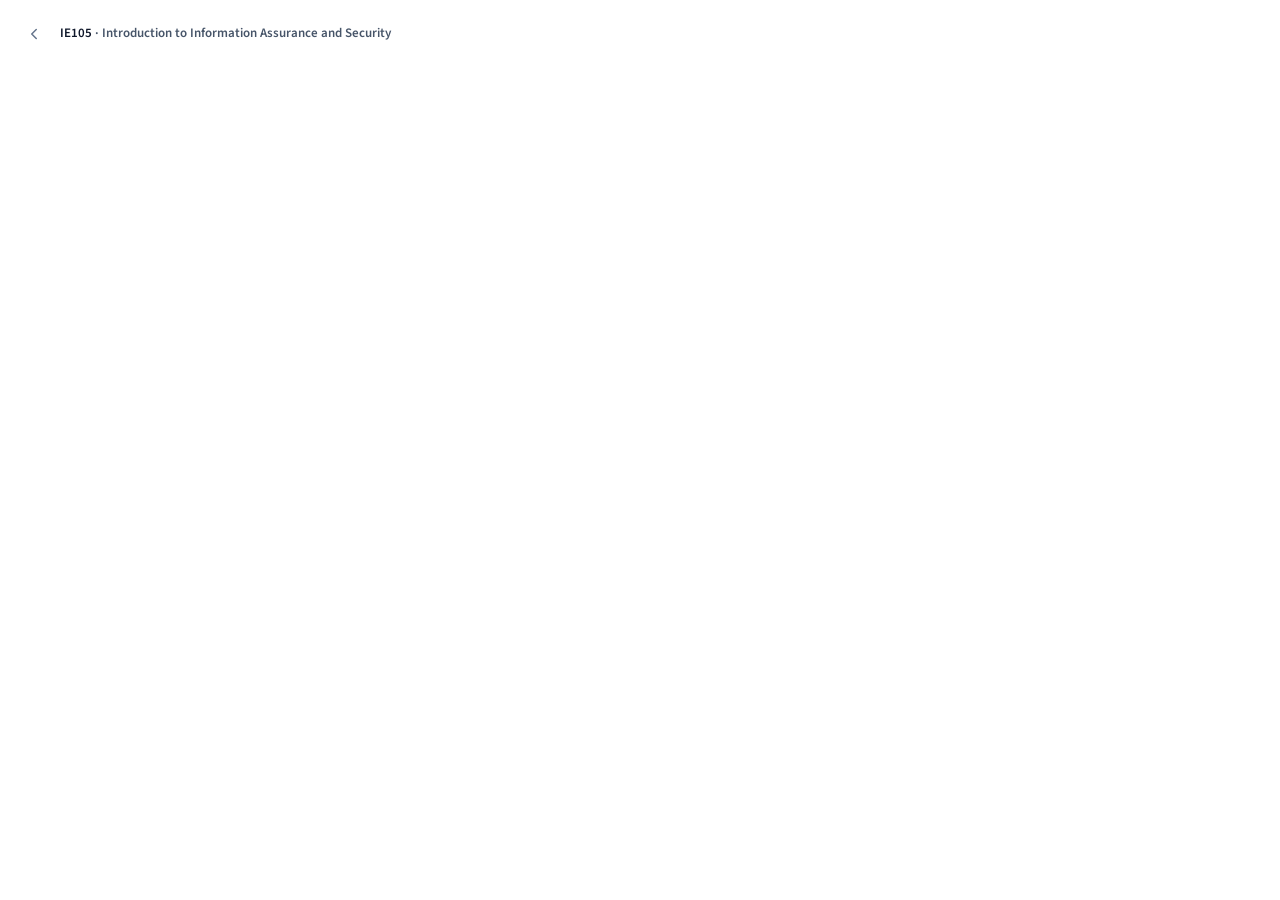
<file: IE105/index.html>
<!doctype html>
<html lang="en">
<head>
  <meta charset="utf-8" />
  <meta name="viewport" content="width=device-width, initial-scale=1" />
  <title>IE105 — Introduction to Information Assurance and Security</title>
  <link rel="canonical" href="https://lengo0951.github.io/IE105/" />
  <link rel="preconnect" href="https://fonts.googleapis.com" />
  <link rel="preconnect" href="https://fonts.gstatic.com" crossorigin />
  <link href="https://fonts.googleapis.com/css2?family=Source+Sans+3:wght@400;500;600;700&family=Source+Serif+4:opsz,wght@8..60,500;8..60,600;8..60,700&display=swap" rel="stylesheet" />
  <script>try { document.documentElement.setAttribute('data-theme', localStorage.getItem('theme') || (matchMedia('(prefers-color-scheme: dark)').matches ? 'dark' : 'light')); } catch (e) {}</script>
  <link rel="stylesheet" href="../assets/css/style.css" />
</head>
<body class="course-page"><main id="main"><header class="course-page-header"><a class="course-page-back" href="../" aria-label="Back to Phan The Duy's homepage"><svg width="18" height="18" viewBox="0 0 24 24" fill="none" stroke="currentColor" stroke-width="2" stroke-linecap="round" stroke-linejoin="round" aria-hidden="true"><path d="m15 18-6-6 6-6"/></svg></a><h1 class="course-page-heading"><strong>IE105</strong> · Introduction to Information Assurance and Security</h1></header></main></body>
</html>
</file>
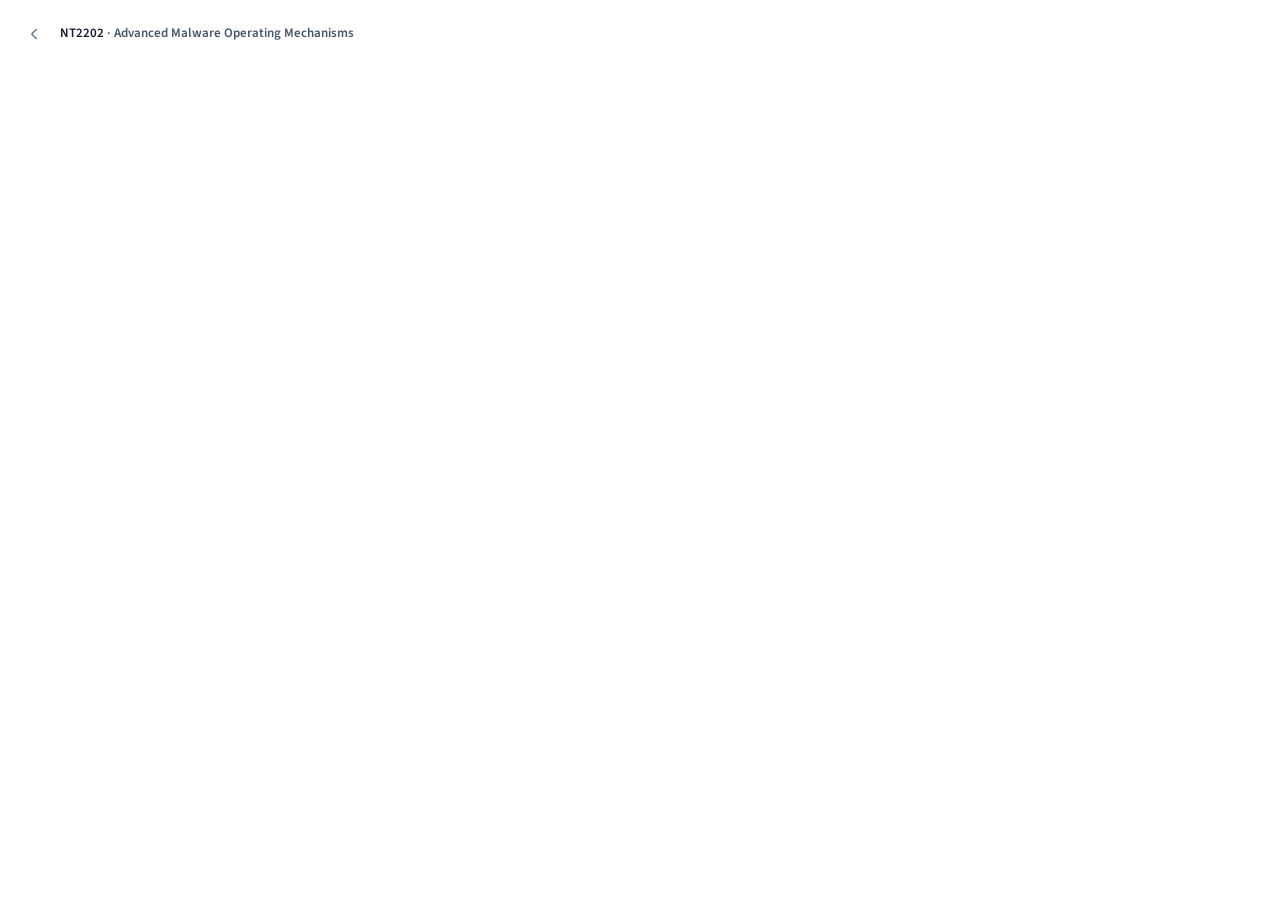
<file: NT2202/index.html>
<!doctype html>
<html lang="en">
<head>
  <meta charset="utf-8" />
  <meta name="viewport" content="width=device-width, initial-scale=1" />
  <title>NT2202 — Advanced Malware Operating Mechanisms</title>
  <link rel="canonical" href="https://lengo0951.github.io/NT2202/" />
  <link rel="preconnect" href="https://fonts.googleapis.com" />
  <link rel="preconnect" href="https://fonts.gstatic.com" crossorigin />
  <link href="https://fonts.googleapis.com/css2?family=Source+Sans+3:wght@400;500;600;700&family=Source+Serif+4:opsz,wght@8..60,500;8..60,600;8..60,700&display=swap" rel="stylesheet" />
  <script>try { document.documentElement.setAttribute('data-theme', localStorage.getItem('theme') || (matchMedia('(prefers-color-scheme: dark)').matches ? 'dark' : 'light')); } catch (e) {}</script>
  <link rel="stylesheet" href="../assets/css/style.css" />
</head>
<body class="course-page"><main id="main"><header class="course-page-header"><a class="course-page-back" href="../" aria-label="Back to Phan The Duy's homepage"><svg width="18" height="18" viewBox="0 0 24 24" fill="none" stroke="currentColor" stroke-width="2" stroke-linecap="round" stroke-linejoin="round" aria-hidden="true"><path d="m15 18-6-6 6-6"/></svg></a><h1 class="course-page-heading"><strong>NT2202</strong> · Advanced Malware Operating Mechanisms</h1></header></main></body>
</html>
</file>
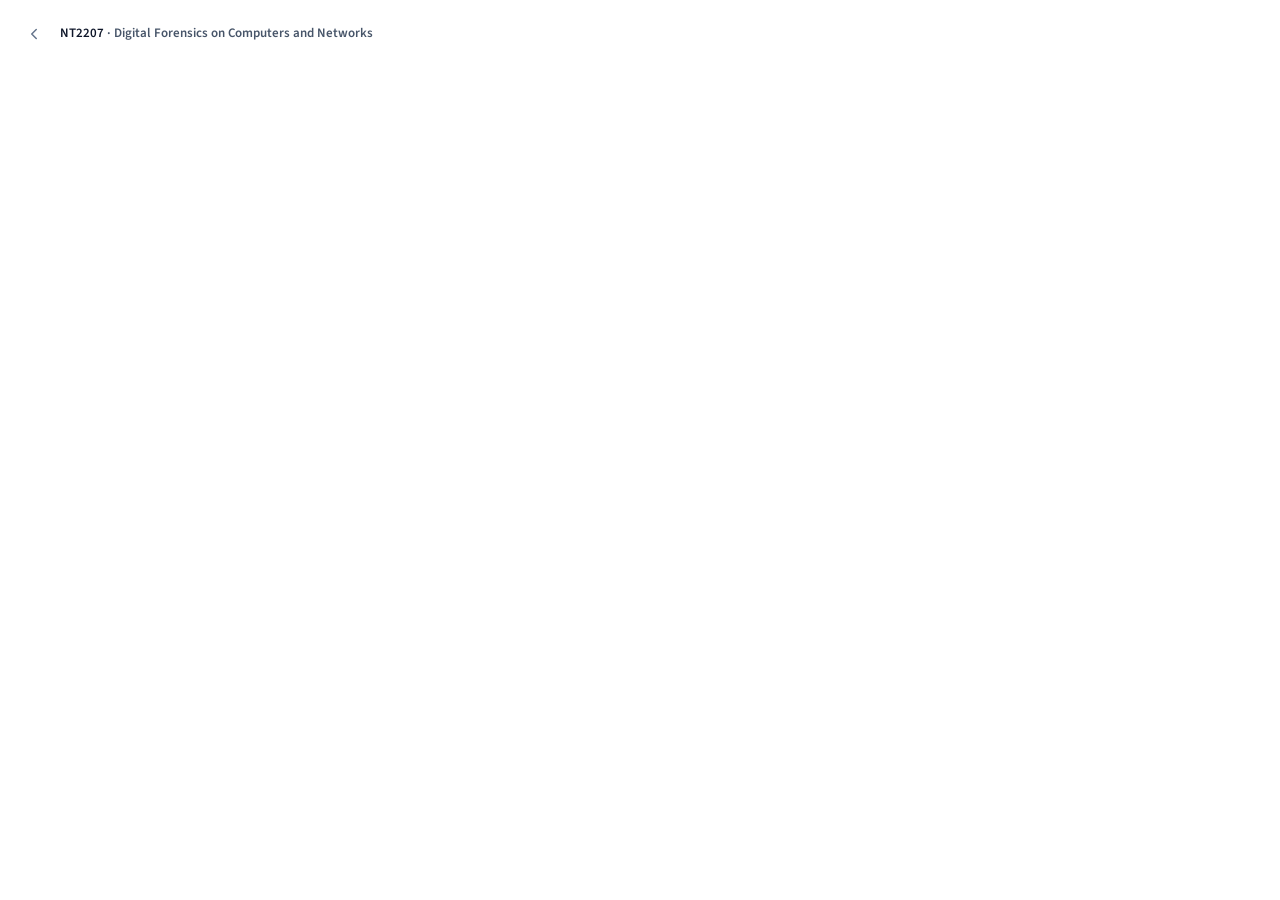
<file: NT2207/index.html>
<!doctype html>
<html lang="en">
<head>
  <meta charset="utf-8" />
  <meta name="viewport" content="width=device-width, initial-scale=1" />
  <title>NT2207 — Digital Forensics on Computers and Networks</title>
  <link rel="canonical" href="https://lengo0951.github.io/NT2207/" />
  <link rel="preconnect" href="https://fonts.googleapis.com" />
  <link rel="preconnect" href="https://fonts.gstatic.com" crossorigin />
  <link href="https://fonts.googleapis.com/css2?family=Source+Sans+3:wght@400;500;600;700&family=Source+Serif+4:opsz,wght@8..60,500;8..60,600;8..60,700&display=swap" rel="stylesheet" />
  <script>try { document.documentElement.setAttribute('data-theme', localStorage.getItem('theme') || (matchMedia('(prefers-color-scheme: dark)').matches ? 'dark' : 'light')); } catch (e) {}</script>
  <link rel="stylesheet" href="../assets/css/style.css" />
</head>
<body class="course-page"><main id="main"><header class="course-page-header"><a class="course-page-back" href="../" aria-label="Back to Phan The Duy's homepage"><svg width="18" height="18" viewBox="0 0 24 24" fill="none" stroke="currentColor" stroke-width="2" stroke-linecap="round" stroke-linejoin="round" aria-hidden="true"><path d="m15 18-6-6 6-6"/></svg></a><h1 class="course-page-heading"><strong>NT2207</strong> · Digital Forensics on Computers and Networks</h1></header></main></body>
</html>
</file>
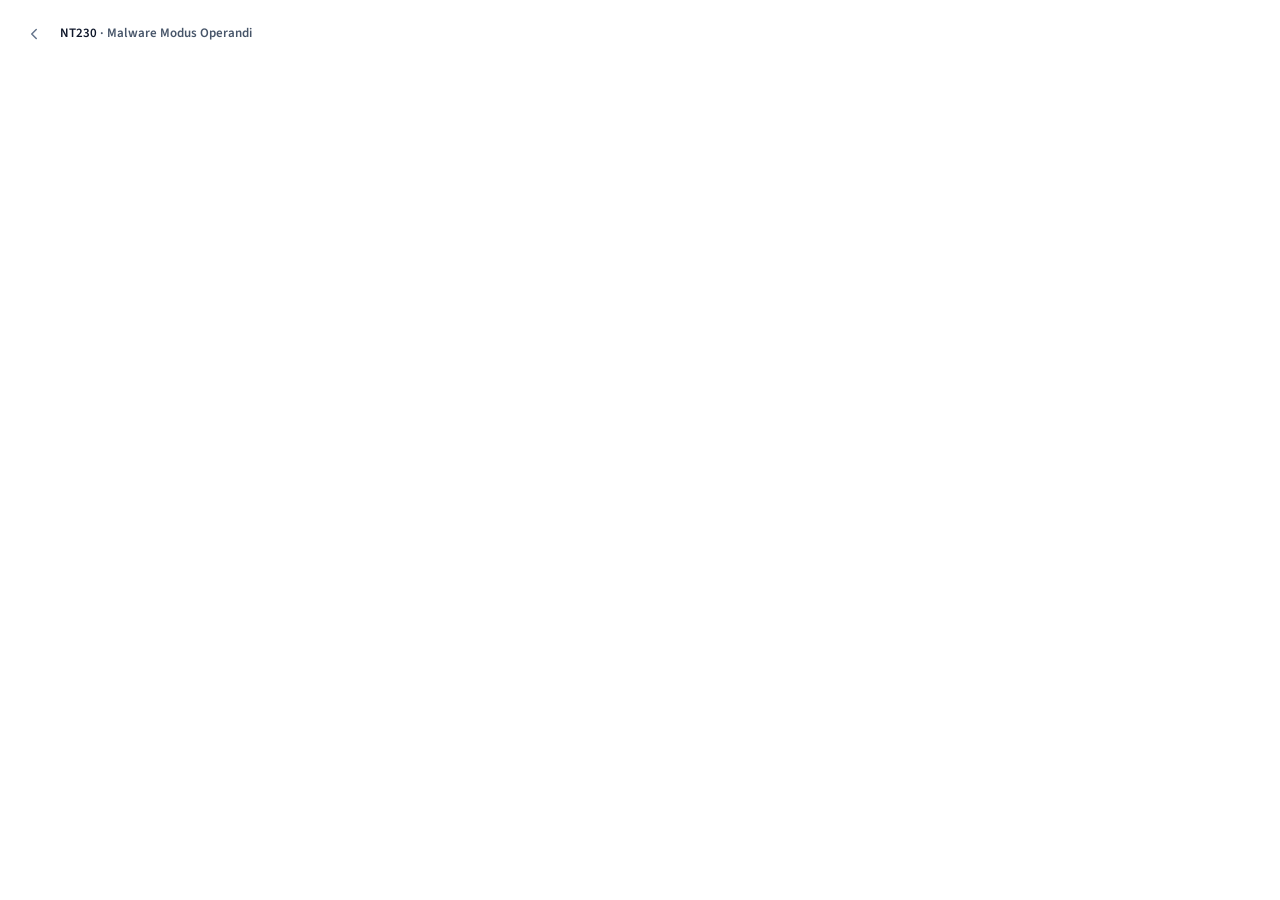
<file: NT230/index.html>
<!doctype html>
<html lang="en">
<head>
  <meta charset="utf-8" />
  <meta name="viewport" content="width=device-width, initial-scale=1" />
  <title>NT230 — Malware Modus Operandi</title>
  <link rel="canonical" href="https://lengo0951.github.io/NT230/" />
  <link rel="preconnect" href="https://fonts.googleapis.com" />
  <link rel="preconnect" href="https://fonts.gstatic.com" crossorigin />
  <link href="https://fonts.googleapis.com/css2?family=Source+Sans+3:wght@400;500;600;700&family=Source+Serif+4:opsz,wght@8..60,500;8..60,600;8..60,700&display=swap" rel="stylesheet" />
  <script>try { document.documentElement.setAttribute('data-theme', localStorage.getItem('theme') || (matchMedia('(prefers-color-scheme: dark)').matches ? 'dark' : 'light')); } catch (e) {}</script>
  <link rel="stylesheet" href="../assets/css/style.css" />
</head>
<body class="course-page"><main id="main"><header class="course-page-header"><a class="course-page-back" href="../" aria-label="Back to Phan The Duy's homepage"><svg width="18" height="18" viewBox="0 0 24 24" fill="none" stroke="currentColor" stroke-width="2" stroke-linecap="round" stroke-linejoin="round" aria-hidden="true"><path d="m15 18-6-6 6-6"/></svg></a><h1 class="course-page-heading"><strong>NT230</strong> · Malware Modus Operandi</h1></header></main></body>
</html>
</file>
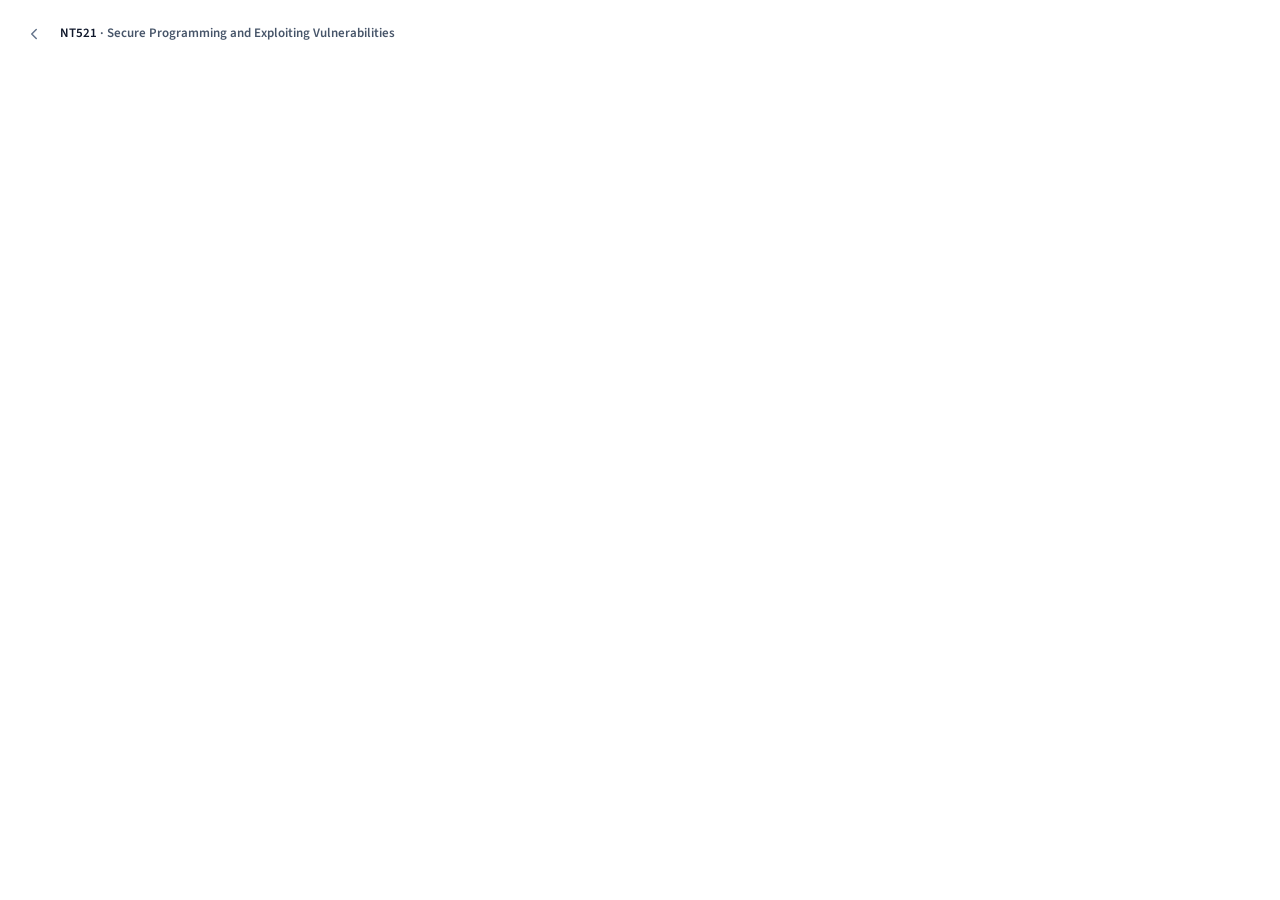
<file: NT521/index.html>
<!doctype html>
<html lang="en">
<head>
  <meta charset="utf-8" />
  <meta name="viewport" content="width=device-width, initial-scale=1" />
  <title>NT521 — Secure Programming and Exploiting Vulnerabilities</title>
  <link rel="canonical" href="https://lengo0951.github.io/NT521/" />
  <link rel="preconnect" href="https://fonts.googleapis.com" />
  <link rel="preconnect" href="https://fonts.gstatic.com" crossorigin />
  <link href="https://fonts.googleapis.com/css2?family=Source+Sans+3:wght@400;500;600;700&family=Source+Serif+4:opsz,wght@8..60,500;8..60,600;8..60,700&display=swap" rel="stylesheet" />
  <script>try { document.documentElement.setAttribute('data-theme', localStorage.getItem('theme') || (matchMedia('(prefers-color-scheme: dark)').matches ? 'dark' : 'light')); } catch (e) {}</script>
  <link rel="stylesheet" href="../assets/css/style.css" />
</head>
<body class="course-page"><main id="main"><header class="course-page-header"><a class="course-page-back" href="../" aria-label="Back to Phan The Duy's homepage"><svg width="18" height="18" viewBox="0 0 24 24" fill="none" stroke="currentColor" stroke-width="2" stroke-linecap="round" stroke-linejoin="round" aria-hidden="true"><path d="m15 18-6-6 6-6"/></svg></a><h1 class="course-page-heading"><strong>NT521</strong> · Secure Programming and Exploiting Vulnerabilities</h1></header></main></body>
</html>
</file>
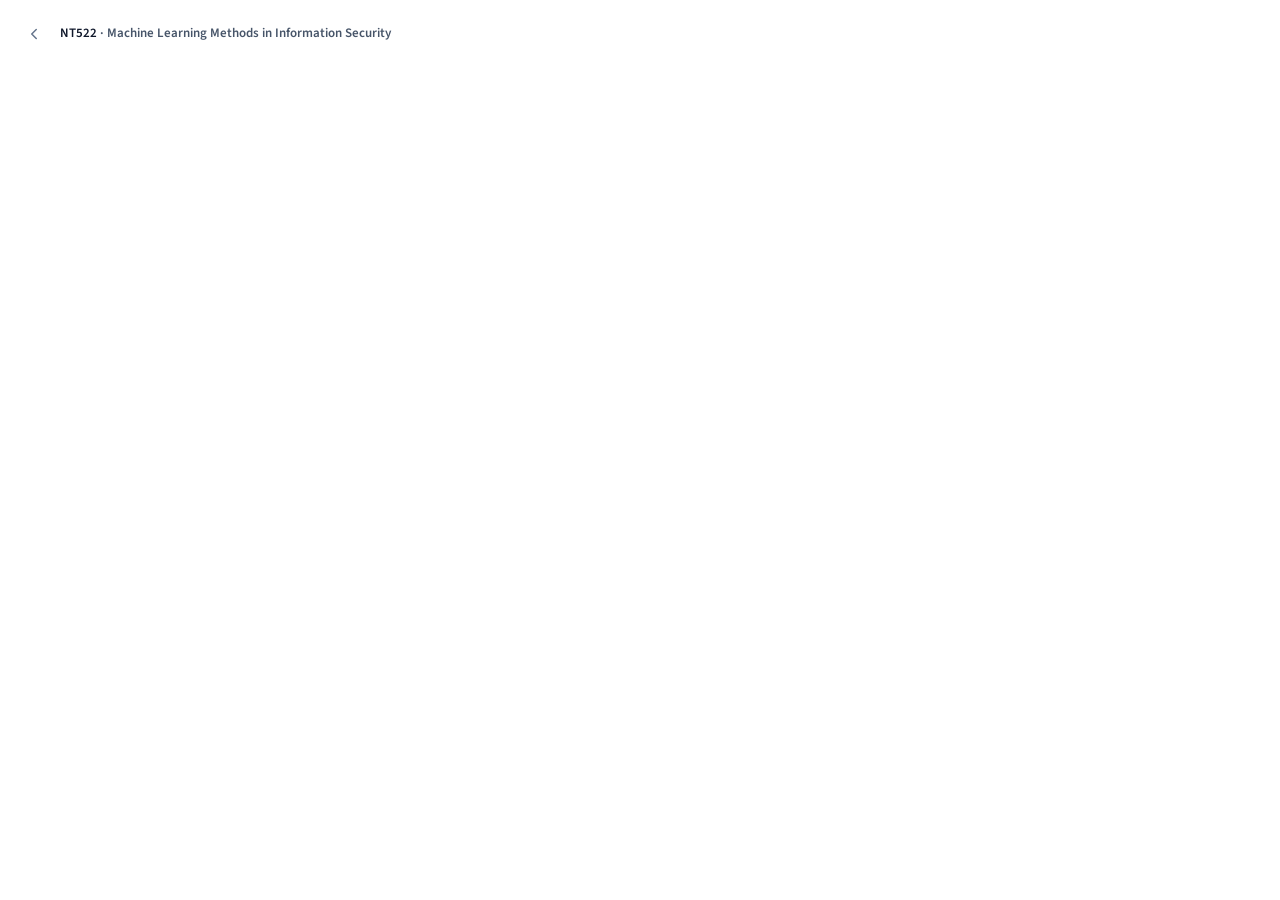
<file: NT522/index.html>
<!doctype html>
<html lang="en">
<head>
  <meta charset="utf-8" />
  <meta name="viewport" content="width=device-width, initial-scale=1" />
  <title>NT522 — Machine Learning Methods in Information Security</title>
  <link rel="canonical" href="https://lengo0951.github.io/NT522/" />
  <link rel="preconnect" href="https://fonts.googleapis.com" />
  <link rel="preconnect" href="https://fonts.gstatic.com" crossorigin />
  <link href="https://fonts.googleapis.com/css2?family=Source+Sans+3:wght@400;500;600;700&family=Source+Serif+4:opsz,wght@8..60,500;8..60,600;8..60,700&display=swap" rel="stylesheet" />
  <script>try { document.documentElement.setAttribute('data-theme', localStorage.getItem('theme') || (matchMedia('(prefers-color-scheme: dark)').matches ? 'dark' : 'light')); } catch (e) {}</script>
  <link rel="stylesheet" href="../assets/css/style.css" />
</head>
<body class="course-page"><main id="main"><header class="course-page-header"><a class="course-page-back" href="../" aria-label="Back to Phan The Duy's homepage"><svg width="18" height="18" viewBox="0 0 24 24" fill="none" stroke="currentColor" stroke-width="2" stroke-linecap="round" stroke-linejoin="round" aria-hidden="true"><path d="m15 18-6-6 6-6"/></svg></a><h1 class="course-page-heading"><strong>NT522</strong> · Machine Learning Methods in Information Security</h1></header></main></body>
</html>
</file>
<file: assets/css/style.css>
/* ===========================================================
   Phan The Duy homepage — portfolio-aligned academic theme
   Tokens → reset → layout → components → responsive
   =========================================================== */

/* ---------- 1. Tokens (light) — closer to lequocngo portfolio ---------- */
:root {
  /* color */
  --bg: #ffffff;
  --bg-elevated: #ffffff;
  --bg-subtle: #f8fafc;
  --text: #0f172a;
  --text-muted: #475569;
  --text-subtle: #64748b;
  --accent: #0369a1;
  --accent-hover: #0c4a6e;
  --border: #e2e8f0;
  --border-strong: #cbd5e1;
  --shadow: 0 1px 2px rgba(15, 23, 42, 0.04), 0 4px 12px rgba(15, 23, 42, 0.04);

  /* type — Source Serif / Source Sans like portfolio */
  --font-sans: "Source Sans 3", system-ui, -apple-system, "Segoe UI", Roboto, sans-serif;
  --font-serif: "Source Serif 4", Georgia, "Times New Roman", serif;
  --fs-display: 2.25rem;
  --fs-h1: 1.5rem;
  --fs-h2: 1.25rem;
  --fs-body: 1.0625rem;
  --fs-meta: 0.9375rem;
  --fs-small: 0.8125rem;
  --fs-badge: 0.6875rem;

  /* spacing */
  --s-4: 4px;
  --s-8: 8px;
  --s-12: 12px;
  --s-16: 16px;
  --s-24: 24px;
  --s-32: 32px;
  --s-48: 48px;
  --s-64: 64px;
  --s-96: 96px;

  /* layout — ~max-w-6xl */
  --container: 72rem;
  --nav-height: 56px;

  --radius-sm: 6px;
  --radius-md: 8px;
  --radius-lg: 12px;
  --radius-pill: 999px;

  --transition: 160ms ease;
}

/* ---------- Tokens (dark) ---------- */
[data-theme="dark"] {
  --bg: #020617;
  --bg-elevated: #0f172a;
  --bg-subtle: #1e293b;
  --text: #f1f5f9;
  --text-muted: #94a3b8;
  --text-subtle: #64748b;
  --accent: #38bdf8;
  --accent-hover: #7dd3fc;
  --border: #1e293b;
  --border-strong: #334155;
  --shadow: 0 1px 2px rgba(0, 0, 0, 0.3), 0 4px 12px rgba(0, 0, 0, 0.25);
}

/* Auto dark when no manual toggle */
@media (prefers-color-scheme: dark) {
  :root:not([data-theme]) {
    --bg: #020617;
    --bg-elevated: #0f172a;
    --bg-subtle: #1e293b;
    --text: #f1f5f9;
    --text-muted: #94a3b8;
    --text-subtle: #64748b;
    --accent: #38bdf8;
    --accent-hover: #7dd3fc;
    --border: #1e293b;
    --border-strong: #334155;
  }
}

/* ---------- 2. Reset / base ---------- */
*, *::before, *::after { box-sizing: border-box; }

html {
  scroll-behavior: smooth;
  scroll-padding-top: calc(var(--nav-height) + 16px);
}

@media (prefers-reduced-motion: reduce) {
  html { scroll-behavior: auto; }
  *, *::before, *::after { transition: none !important; animation: none !important; }
}

body {
  margin: 0;
  font-family: var(--font-sans);
  font-size: var(--fs-body);
  line-height: 1.65;
  color: var(--text);
  background: var(--bg);
  -webkit-font-smoothing: antialiased;
  text-rendering: optimizeLegibility;
}

img { max-width: 100%; display: block; }
ul, ol { padding: 0; margin: 0; list-style: none; }
p { margin: 0 0 var(--s-12); }
a { color: var(--accent); text-decoration: underline; text-underline-offset: 2px; transition: color var(--transition); }
a:hover { color: var(--accent-hover); }
strong { font-weight: 600; }
em { font-style: italic; }

button {
  font-family: inherit;
  font-size: inherit;
  cursor: pointer;
  border: 0;
  background: transparent;
  color: inherit;
}

:focus-visible {
  outline: 2px solid var(--accent);
  outline-offset: 2px;
  border-radius: var(--radius-sm);
}

/* Skip link */
.skip-link {
  position: absolute;
  left: var(--s-16);
  top: -100px;
  background: var(--accent);
  color: #fff;
  padding: var(--s-8) var(--s-12);
  border-radius: var(--radius-sm);
  text-decoration: none;
  z-index: 1000;
  transition: top 120ms ease;
}
.skip-link:focus { top: var(--s-12); color: #fff; }

/* ---------- 3. Layout: header / nav ---------- */
.site-header {
  position: sticky;
  top: 0;
  z-index: 100;
  background: color-mix(in srgb, var(--bg) 88%, transparent);
  backdrop-filter: saturate(180%) blur(10px);
  -webkit-backdrop-filter: saturate(180%) blur(10px);
  border-bottom: 1px solid var(--border);
}

.nav {
  max-width: var(--container);
  margin: 0 auto;
  padding: 0 var(--s-24);
  height: var(--nav-height);
  display: flex;
  align-items: center;
  gap: var(--s-16);
}

.nav-brand {
  font-family: var(--font-serif);
  font-weight: 700;
  font-size: 1.125rem;
  color: var(--text);
  text-decoration: none;
  letter-spacing: -0.01em;
}

.nav-links {
  display: flex;
  flex: 1;
  justify-content: flex-end;
  gap: var(--s-4);
  overflow-x: auto;
  scrollbar-width: none;
}
.nav-links::-webkit-scrollbar { display: none; }

.nav-links a {
  color: var(--text-muted);
  text-decoration: none;
  font-size: var(--fs-small);
  font-weight: 500;
  letter-spacing: 0.01em;
  text-transform: none;
  padding: var(--s-8) var(--s-12);
  border-radius: var(--radius-md);
  white-space: nowrap;
  transition: color var(--transition), background var(--transition);
}
.nav-links a:hover, .nav-links a.is-active {
  color: var(--text);
  background: var(--bg-subtle);
}

.theme-toggle {
  width: 36px;
  height: 36px;
  border-radius: var(--radius-md);
  display: inline-flex;
  align-items: center;
  justify-content: center;
  color: var(--text-muted);
  transition: color var(--transition), background var(--transition);
}
.theme-toggle:hover { color: var(--accent); background: var(--bg-subtle); }
.theme-toggle .icon-sun { display: none; }
.theme-toggle .icon-moon { display: block; }
[data-theme="dark"] .theme-toggle .icon-sun { display: block; }
[data-theme="dark"] .theme-toggle .icon-moon { display: none; }

/* ---------- 4. Main / sections ---------- */
main {
  max-width: var(--container);
  margin: 0 auto;
  padding: 0 var(--s-24);
}

main > section {
  padding: var(--s-64) 0;
  border-bottom: none;
}
main > section + section { padding-top: 0; }

.section-heading {
  font-family: var(--font-serif);
  font-weight: 600;
  font-size: var(--fs-h1);
  color: var(--text);
  margin: 0 0 var(--s-24);
  padding-bottom: var(--s-8);
  border-bottom: 1px solid var(--border);
  letter-spacing: -0.01em;
}

.meta { color: var(--text-muted); font-size: var(--fs-meta); }

/* ---------- 5. Hero ---------- */
.hero {
  display: flex;
  align-items: flex-start;
  gap: var(--s-32);
  padding-top: var(--s-64);
  padding-bottom: var(--s-48);
  border-bottom: none;
}

.hero-photo {
  width: 180px;
  height: 180px;
  border-radius: var(--radius-lg);
  object-fit: cover;
  flex-shrink: 0;
  border: 1px solid var(--border);
  box-shadow: var(--shadow);
}

.hero-content { flex: 1; min-width: 0; }

.hero-name {
  font-family: var(--font-serif);
  font-size: var(--fs-display);
  font-weight: 600;
  margin: 0 0 var(--s-4);
  letter-spacing: -0.02em;
  line-height: 1.15;
  color: var(--text);
}

.hero-title { font-weight: 500; color: var(--text-muted); margin: 0 0 var(--s-4); }
.hero-affiliation { color: var(--text-muted); margin: 0 0 var(--s-16); }
.hero-bio { color: var(--text); margin: 0 0 var(--s-24); max-width: 60ch; }

.social-row {
  display: flex;
  flex-wrap: wrap;
  gap: var(--s-16);
  align-items: center;
}
.social-row a {
  display: inline-flex;
  width: 36px;
  height: 36px;
  align-items: center;
  justify-content: center;
  color: var(--text-muted);
  border-radius: var(--radius-md);
  text-decoration: none;
  transition: color var(--transition), background var(--transition), transform var(--transition);
}
.social-row a:hover {
  color: var(--accent);
  background: var(--bg-subtle);
  transform: translateY(-1px);
}

/* ---------- 6. News ---------- */
.news-list { display: flex; flex-direction: column; gap: var(--s-12); }
.news-list li { display: flex; gap: var(--s-16); align-items: baseline; }
.news-date {
  flex-shrink: 0;
  width: 96px;
  color: var(--text-muted);
  font-weight: 500;
  font-size: var(--fs-meta);
  font-variant-numeric: tabular-nums;
}
.news-more { margin-top: var(--s-16); font-size: var(--fs-meta); }

/* ---------- 7. Publications ---------- */
.pub-filter {
  position: relative;
  display: flex;
  align-items: flex-start;
  justify-content: space-between;
  gap: 0;
  min-height: 58px;
  margin: var(--s-24) 0 var(--s-32);
  padding: 0 var(--s-8);
}

.pub-filter::before {
  content: "";
  position: absolute;
  top: 31px;
  right: 24px;
  left: 24px;
  height: 1px;
  background: var(--border-strong);
}

.pub-filter-btn {
  position: relative;
  z-index: 1;
  display: flex;
  flex: 1 1 0;
  min-width: 0;
  min-height: 44px;
  align-items: flex-start;
  justify-content: center;
  padding: 0 2px;
  border: 0;
  border-radius: 0;
  font-size: var(--fs-small);
  font-weight: 500;
  color: var(--text-muted);
  background: transparent;
  transition: color var(--transition);
}

.pub-filter-btn::after {
  content: "";
  position: absolute;
  top: 26px;
  width: 10px;
  height: 10px;
  border: 2px solid var(--bg);
  border-radius: 50%;
  background: var(--border-strong);
  transition: transform var(--transition), background var(--transition);
}

.pub-filter-btn:hover { color: var(--text); }
.pub-filter-btn:hover::after { background: var(--text-muted); }
.pub-filter-btn.is-active {
  color: var(--accent);
  font-weight: 700;
}
.pub-filter-btn.is-active::after {
  background: var(--accent);
  transform: scale(1.4);
}

@media (max-width: 640px) {
  .pub-filter {
    justify-content: flex-start;
    gap: var(--s-12);
    overflow-x: auto;
    margin-right: calc(var(--s-16) * -1);
    padding-right: var(--s-16);
    scrollbar-width: none;
  }
  .pub-filter::-webkit-scrollbar { display: none; }
  .pub-filter::before { right: var(--s-16); left: var(--s-16); }
  .pub-filter-btn { flex: 0 0 52px; }
}

.pub-year {
  font-family: var(--font-serif);
  font-size: var(--fs-h2);
  font-weight: 600;
  color: var(--text-muted);
  margin: var(--s-32) 0 var(--s-16);
  padding-bottom: var(--s-4);
  border-bottom: 1px dashed var(--border);
}
.pub-year:first-of-type { margin-top: var(--s-16); }

.pub {
  display: block;
  padding: var(--s-16) 0;
  border-bottom: 1px solid var(--border);
}
.pub:last-child { border-bottom: none; }

/* Critical: must beat .pub specificity (0,0,1,0) so [hidden] year-filter actually hides */
.pub[hidden], .pub-year[hidden] { display: none !important; }

/* Paper title is a link to DOI — keep typography, accent on hover */
.pub-title a {
  color: inherit;
  text-decoration: none;
  border-bottom: 1px solid transparent;
  transition: color var(--transition), border-color var(--transition);
}
.pub-title a:hover {
  color: var(--accent);
  border-bottom-color: var(--accent);
}

.pub-thumb {
  display: block;
  max-width: 100%;
  height: auto;
  margin-bottom: var(--s-12);
  border-radius: var(--radius-md);
  border: 1px solid var(--border);
  background: var(--bg-subtle);
}

.pub-body { min-width: 0; }

.pub-badge-flag {
  display: inline-block;
  font-size: var(--fs-badge);
  font-weight: 600;
  letter-spacing: 0.04em;
  text-transform: uppercase;
  color: var(--accent);
  background: color-mix(in srgb, var(--accent) 12%, transparent);
  padding: 2px var(--s-8);
  border-radius: var(--radius-pill);
  margin-bottom: var(--s-8);
}

.pub-title {
  font-family: var(--font-serif);
  font-size: var(--fs-h2);
  font-weight: 600;
  color: var(--text);
  margin: 0 0 var(--s-4);
  line-height: 1.3;
}
.pub-authors { font-size: var(--fs-meta); color: var(--text-muted); margin: 0 0 var(--s-4); }
.pub-authors strong { color: var(--text); font-weight: 600; }
.pub-venue { font-size: var(--fs-meta); color: var(--text-muted); margin: 0; }

/* ---------- 8. Badges ---------- */
.badge-row {
  display: flex;
  flex-wrap: wrap;
  gap: var(--s-8);
  margin-top: var(--s-12);
}

.badge {
  display: inline-flex;
  align-items: center;
  height: 22px;
  padding: 0 10px;
  border-radius: var(--radius-pill);
  font-size: var(--fs-badge);
  font-weight: 600;
  letter-spacing: 0.02em;
  text-decoration: none;
  color: #fff;
  transition: filter var(--transition), transform var(--transition);
}
.badge:hover { filter: brightness(1.1); transform: translateY(-1px); color: #fff; }

.badge-arxiv   { background: #b31b1b; }
.badge-pdf     { background: #5a6068; }
.badge-code    { background: #24292f; }
.badge-hf      { background: #FFD21E; color: #1a1d23; }
.badge-hf:hover { color: #1a1d23; }
.badge-project { background: #1e4ba0; }
.badge-bibtex  { background: #7a6a3f; }
.badge-slides  { background: #0d8f6c; }
.badge-video   { background: #a13a8e; }

/* ---------- 9. Experience timeline ---------- */
.timeline {
  position: relative;
  padding-left: var(--s-24);
  border-left: 1px solid var(--border);
  margin-left: var(--s-8);
}
.timeline-item {
  position: relative;
  padding-bottom: var(--s-24);
}
.timeline-item:last-child { padding-bottom: 0; }
.timeline-item::before {
  content: "";
  position: absolute;
  left: calc(var(--s-24) * -1 - 5px);
  top: 8px;
  width: 10px;
  height: 10px;
  border-radius: 50%;
  background: var(--accent);
  border: 2px solid var(--bg);
}
.timeline-role {
  font-family: var(--font-sans);
  font-size: var(--fs-body);
  font-weight: 600;
  color: var(--text);
  margin: 0 0 var(--s-4);
}
.timeline-org { font-size: var(--fs-meta); color: var(--text-muted); margin: 0 0 var(--s-4); }
.timeline-loc { color: var(--text-subtle); }
.timeline-date { font-size: var(--fs-small); color: var(--text-subtle); font-weight: 500; margin: 0; font-variant-numeric: tabular-nums; }

/* ---------- 10. Honors / Services / Contact ---------- */
.honor-list { display: flex; flex-direction: column; gap: var(--s-8); }
.honor-list li { display: flex; gap: var(--s-16); align-items: baseline; }
.honor-year {
  flex-shrink: 0;
  width: 56px;
  color: var(--text-muted);
  font-weight: 500;
  font-size: var(--fs-meta);
  font-variant-numeric: tabular-nums;
}

.services-sub {
  font-family: var(--font-serif);
  font-size: var(--fs-h2);
  font-weight: 600;
  color: var(--text);
  margin: var(--s-24) 0 var(--s-12);
}

.bullet-list { display: flex; flex-direction: column; gap: var(--s-4); padding-left: var(--s-16); list-style: disc; color: var(--text); }
.bullet-list li { font-size: var(--fs-body); }
.bullet-list li::marker { color: var(--text-subtle); }

.contact-list { display: flex; flex-direction: column; gap: var(--s-12); }
.contact-list li { display: flex; gap: var(--s-16); align-items: baseline; flex-wrap: wrap; }
.contact-label {
  flex-shrink: 0;
  width: 92px;
  color: var(--text-muted);
  font-weight: 500;
  font-size: var(--fs-meta);
}

/* ---------- 11. Footer ---------- */
.site-footer {
  max-width: var(--container);
  margin: var(--s-32) auto 0;
  padding: var(--s-48) var(--s-24);
  border-top: 1px solid var(--border);
  text-align: center;
  font-size: var(--fs-small);
  color: var(--text-subtle);
}
.site-footer p { margin: 0 0 var(--s-8); }
.site-footer a { color: var(--text-muted); }
.site-footer a:hover { color: var(--accent); }
#visitor-counter {
  margin: var(--s-16) auto;
  min-height: 24px;
  display: flex;
  justify-content: center;
}
.counter-placeholder {
  font-family: ui-monospace, "SF Mono", Menlo, monospace;
  font-size: var(--fs-small);
  color: var(--text-subtle);
  padding: var(--s-4) var(--s-12);
  border: 1px dashed var(--border);
  border-radius: var(--radius-sm);
}

/* ---------- 12. Responsive ---------- */
@media (max-width: 1024px) {
  .hero-photo { width: 140px; height: 140px; }
  .hero-name { font-size: 2rem; }
}

@media (max-width: 640px) {
  :root { --fs-body: 1rem; --fs-display: 1.875rem; --fs-h1: 1.4rem; }

  main, .nav, .site-footer { padding-left: var(--s-16); padding-right: var(--s-16); }
  main > section { padding: var(--s-48) 0; }

  .nav { gap: var(--s-8); }
  .nav-links { gap: var(--s-16); justify-content: flex-start; }

  .hero {
    flex-direction: column;
    align-items: flex-start;
    gap: var(--s-16);
    padding-top: var(--s-32);
    padding-bottom: var(--s-32);
  }
  .hero-photo { width: 120px; height: 120px; }
  .social-row { gap: var(--s-12); }
  .social-row a { width: 40px; height: 40px; }

  .news-list li { flex-direction: column; gap: var(--s-4); }
  .news-date { width: auto; }

  /* .pub already display:block above; nothing to override at mobile */

  .honor-list li { flex-direction: column; gap: var(--s-4); }
  .honor-year { width: auto; }

  .contact-list li { flex-direction: column; gap: var(--s-4); }
  .contact-label { width: auto; }
}

/* ---------- 13. Print ---------- */
@media print {
  .site-header, .theme-toggle, .pub-filter, .news-more, .skip-link { display: none !important; }
  body { background: #fff; color: #000; }
  a { color: #000; text-decoration: underline; }
  main { max-width: 100%; }
}

/* =========================================================================
   Two-column sticky sidebar — portfolio-like (max-w-6xl feel)
   ========================================================================= */

main {
  max-width: var(--container);
  margin: 0 auto;
  padding: 0 24px 80px;
}

main > .shell {
  display: grid;
  grid-template-columns: minmax(220px, 280px) minmax(0, 1fr);
  gap: 40px;
  align-items: start;
  padding-top: var(--s-48);
}

.site-nav {
  position: fixed;
  inset: 0 auto 0 0;
  z-index: 50;
  width: 9rem;
  padding: var(--s-24) var(--s-16);
  display: flex;
  flex-direction: column;
  align-items: flex-start;
  gap: var(--s-16);
  background: var(--bg);
  border-right: 1px solid var(--border);
}

.site-nav-brand {
  font-family: var(--font-serif);
  font-size: 1.25rem;
  font-weight: 700;
  color: var(--text);
  text-decoration: none;
  letter-spacing: -0.02em;
}

.site-nav-links {
  display: flex;
  flex-direction: column;
  align-items: stretch;
  gap: var(--s-4);
  width: 100%;
}

.site-nav-links a {
  color: var(--text-muted);
  font-size: var(--fs-small);
  font-weight: 500;
  line-height: 1.2;
  text-decoration: none;
  padding: var(--s-8);
  border-radius: var(--radius-sm);
  transition: color var(--transition), background var(--transition);
}

.site-nav-links a:hover,
.site-nav-links a.is-active {
  color: var(--text);
  background: var(--bg-subtle);
}

.sidebar {
  position: sticky;
  top: calc(var(--nav-height) + 24px);
  align-self: start;
}

.sidebar-photo {
  display: block;
  width: 208px;
  height: 208px;
  border-radius: 50%;
  object-fit: cover;
  border: 1px solid var(--border);
  background: var(--bg-subtle);
  margin: 0 0 20px;
  box-shadow: var(--shadow);
}

.sidebar-name {
  font-family: var(--font-serif);
  font-size: 1.75rem;
  font-weight: 700;
  margin: 0 0 var(--s-8);
  color: var(--text);
  line-height: 1.2;
  letter-spacing: -0.02em;
}

.sidebar-affiliation {
  font-size: var(--fs-meta);
  color: var(--text-muted);
  margin: 0 0 var(--s-4);
  line-height: 1.45;
}

.sidebar-affiliation a {
  color: inherit;
  text-decoration: underline;
  text-underline-offset: 2px;
}

.sidebar-affiliation a:hover {
  color: var(--accent);
}

.theme-toggle--sidebar {
  width: 32px;
  height: 32px;
  margin-left: auto;
}

.sidebar-tagline {
  font-size: var(--fs-small);
  color: var(--text-subtle);
  margin: 0 0 var(--s-16);
}

.sidebar-contact {
  list-style: none;
  padding: var(--s-16) 0 0;
  margin: var(--s-16) 0 0;
  border-top: 1px solid var(--border);
  display: flex;
  flex-direction: column;
  gap: 10px;
}

.sidebar-contact li {
  display: flex;
  align-items: center;
  gap: var(--s-8);
  font-size: var(--fs-meta);
  color: var(--text-muted);
}

.sidebar-contact svg { flex: 0 0 auto; color: var(--text-subtle); }

.sidebar-contact a {
  color: var(--accent);
  text-decoration: none;
  border-bottom: 1px solid transparent;
  transition: color var(--transition), border-color var(--transition);
}

.sidebar-contact a:hover {
  color: var(--accent-hover);
  border-bottom-color: var(--accent);
}

.main-col > section {
  padding: 56px 0 0;
}
.main-col > section:first-child { padding-top: 0; }

.main-col .section-heading {
  font-family: var(--font-serif);
  font-size: 1.5rem;
  font-weight: 700;
  border-bottom: 1px solid var(--border);
  padding-bottom: var(--s-8);
  margin: 0 0 var(--s-24);
  color: var(--text);
  letter-spacing: -0.02em;
}

.main-col .section-subheading {
  font-family: var(--font-serif);
  font-size: 1.125rem;
  font-weight: 600;
  margin: var(--s-32) 0 var(--s-12);
  color: var(--text);
}

.research-list {
  list-style: disc;
  padding-left: 1.25rem;
  margin: 0 0 var(--s-16);
}

.research-list li {
  margin-bottom: var(--s-12);
  line-height: 1.65;
  color: var(--text-muted);
}

.research-list li strong {
  color: var(--text);
}

.teaching-list {
  display: flex;
  flex-direction: column;
  gap: var(--s-8);
  margin: 0;
}

.teaching-list a {
  display: grid;
  grid-template-columns: 4.5rem 1rem minmax(0, 1fr);
  align-items: baseline;
  color: var(--text-muted);
  line-height: 1.55;
  text-decoration: none;
  padding: var(--s-4) var(--s-8);
  margin: 0 calc(var(--s-8) * -1);
  border-radius: var(--radius-sm);
  transition: color var(--transition), background var(--transition);
}

.teaching-list a:hover {
  color: var(--text);
  background: var(--bg-subtle);
}

.teaching-list strong {
  color: var(--text);
  font-size: var(--fs-meta);
  font-variant-numeric: tabular-nums;
}

@media (min-width: 901px) {
  .site-header { display: none; }
  main {
    max-width: calc(var(--container) + 9rem);
    padding-left: calc(9rem + var(--s-24));
  }
  .sidebar { top: var(--s-24); }
}

@media (max-width: 900px) {
  main { max-width: var(--container); padding: 0 16px 48px; }

  main > .shell {
    grid-template-columns: 1fr;
    gap: var(--s-32);
    padding-top: var(--s-24);
  }

  .sidebar {
    position: static;
    text-align: left;
  }

  .site-nav { display: none; }

  .sidebar-photo {
    width: 160px;
    height: 160px;
  }

  .teaching-list a { grid-template-columns: 4rem 1rem minmax(0, 1fr); }
}

/* ---------- Course pages ---------- */
body.course-page main {
  max-width: none;
  min-height: 100dvh;
  padding: var(--s-16);
}

.course-page-header {
  display: flex;
  align-items: center;
  gap: var(--s-8);
  min-width: 0;
}

.course-page-back {
  display: inline-flex;
  width: 36px;
  height: 36px;
  align-items: center;
  justify-content: center;
  color: var(--text-subtle);
  border: 1px solid transparent;
  border-radius: var(--radius-sm);
  text-decoration: none;
  transition: color var(--transition), background var(--transition), border-color var(--transition);
}

.course-page-back:hover { color: var(--accent); background: var(--bg-subtle); border-color: var(--border); }

.course-page-heading {
  min-width: 0;
  margin: 0;
  color: var(--text-muted);
  font-family: var(--font-sans);
  font-size: var(--fs-small);
  font-weight: 600;
  line-height: 1.35;
}

.course-page-heading strong { color: var(--text); }
</file>
